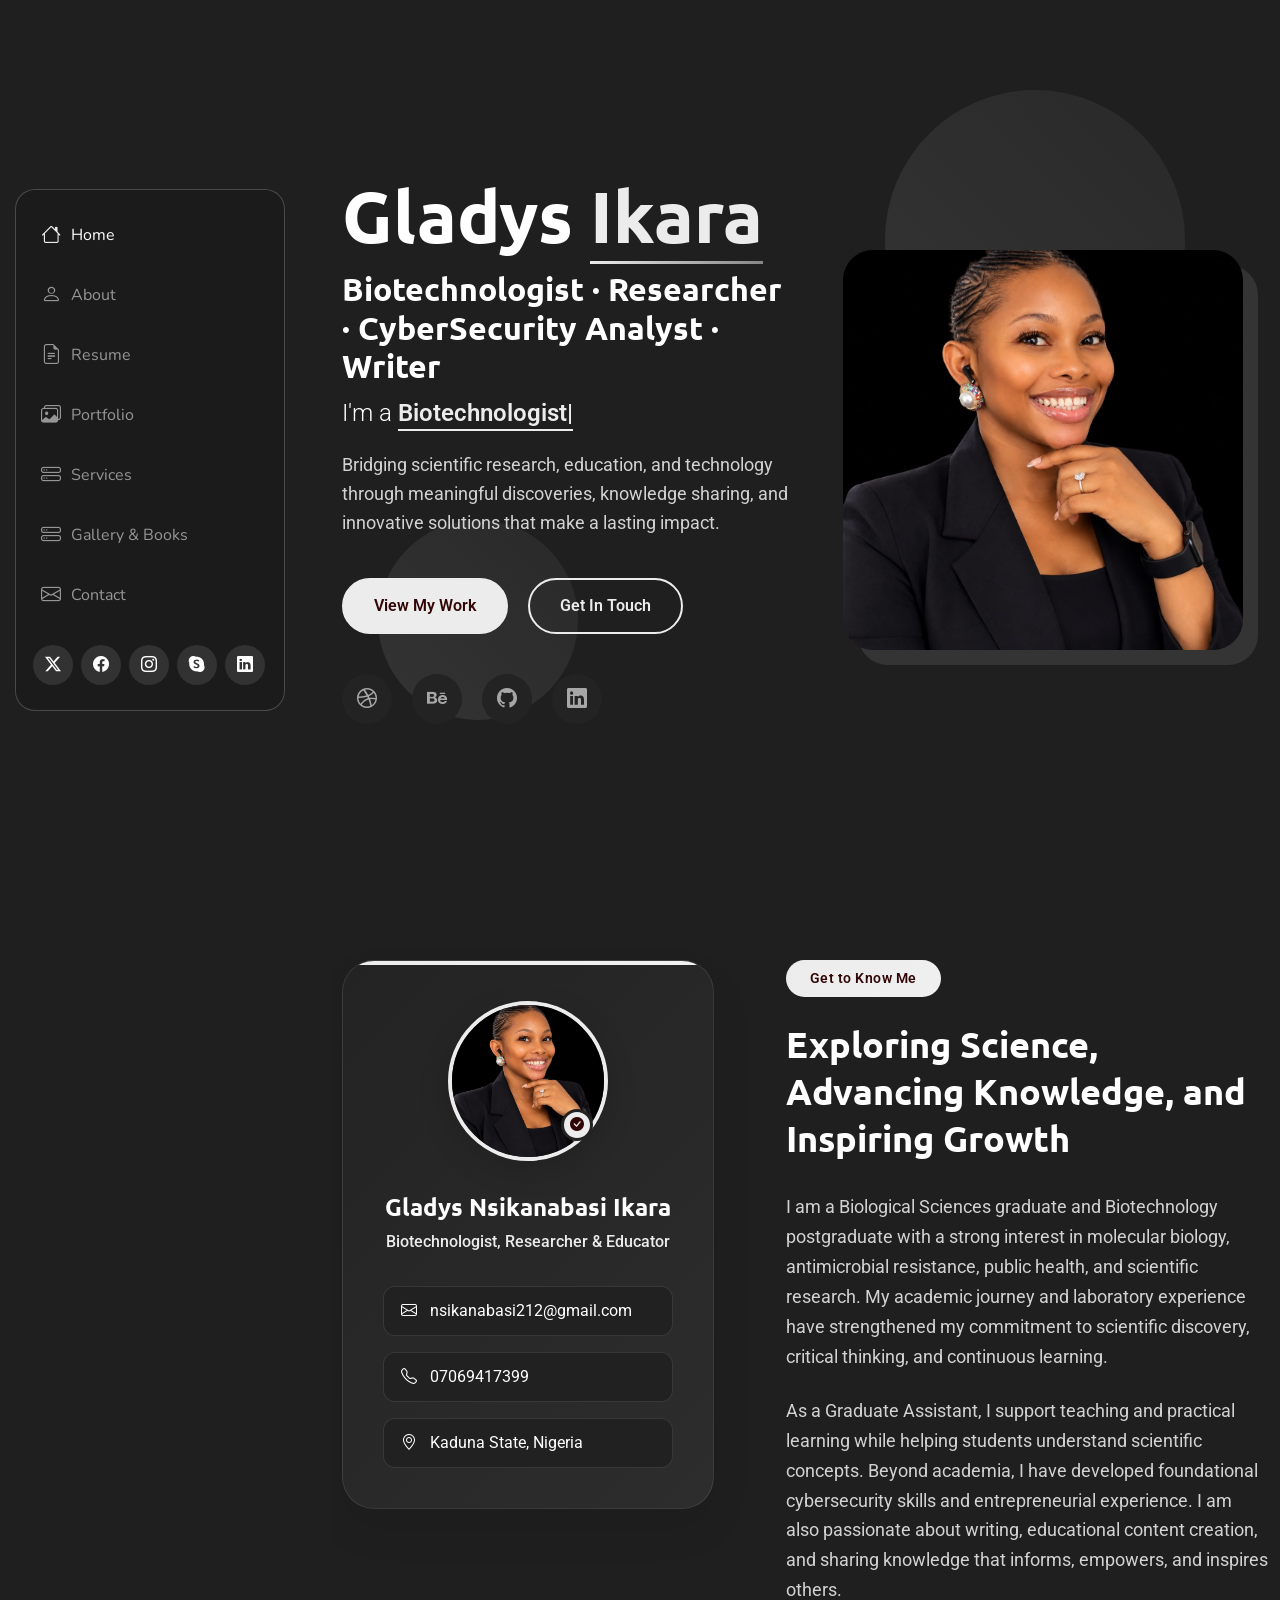
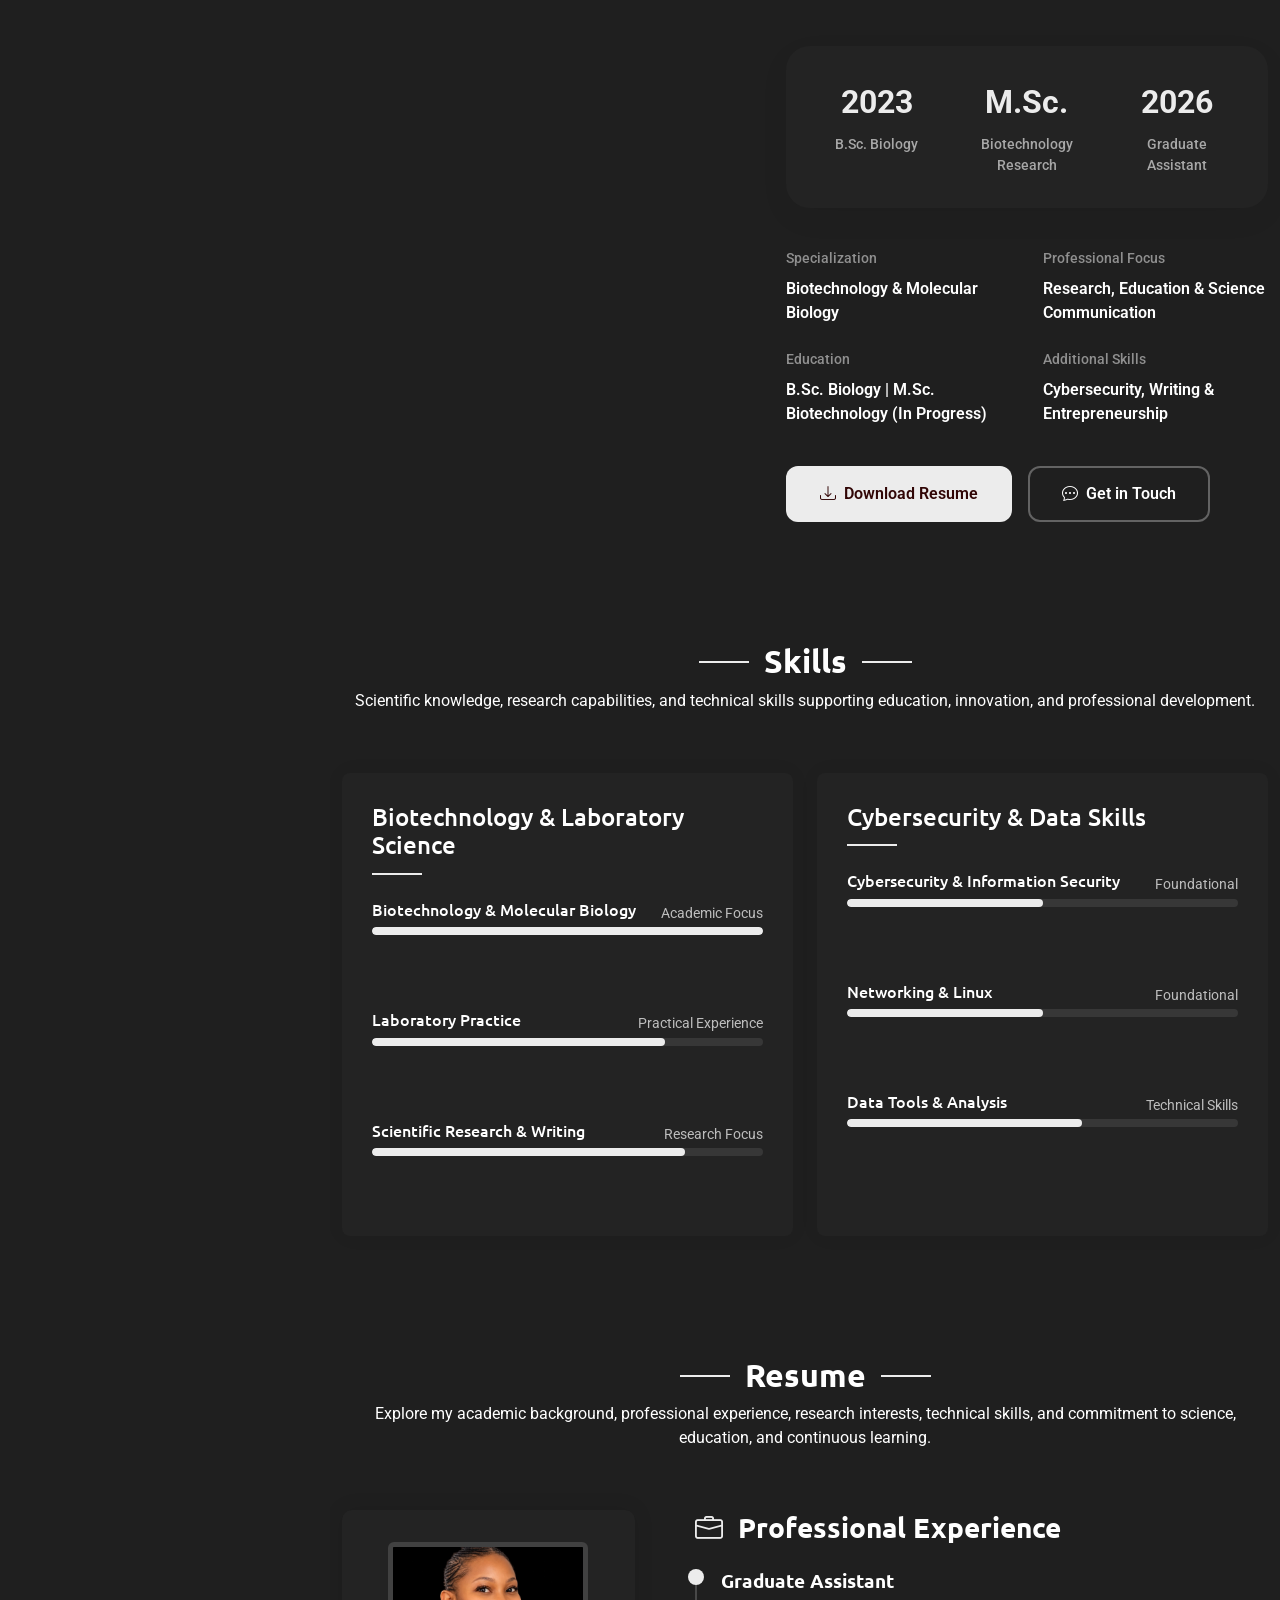
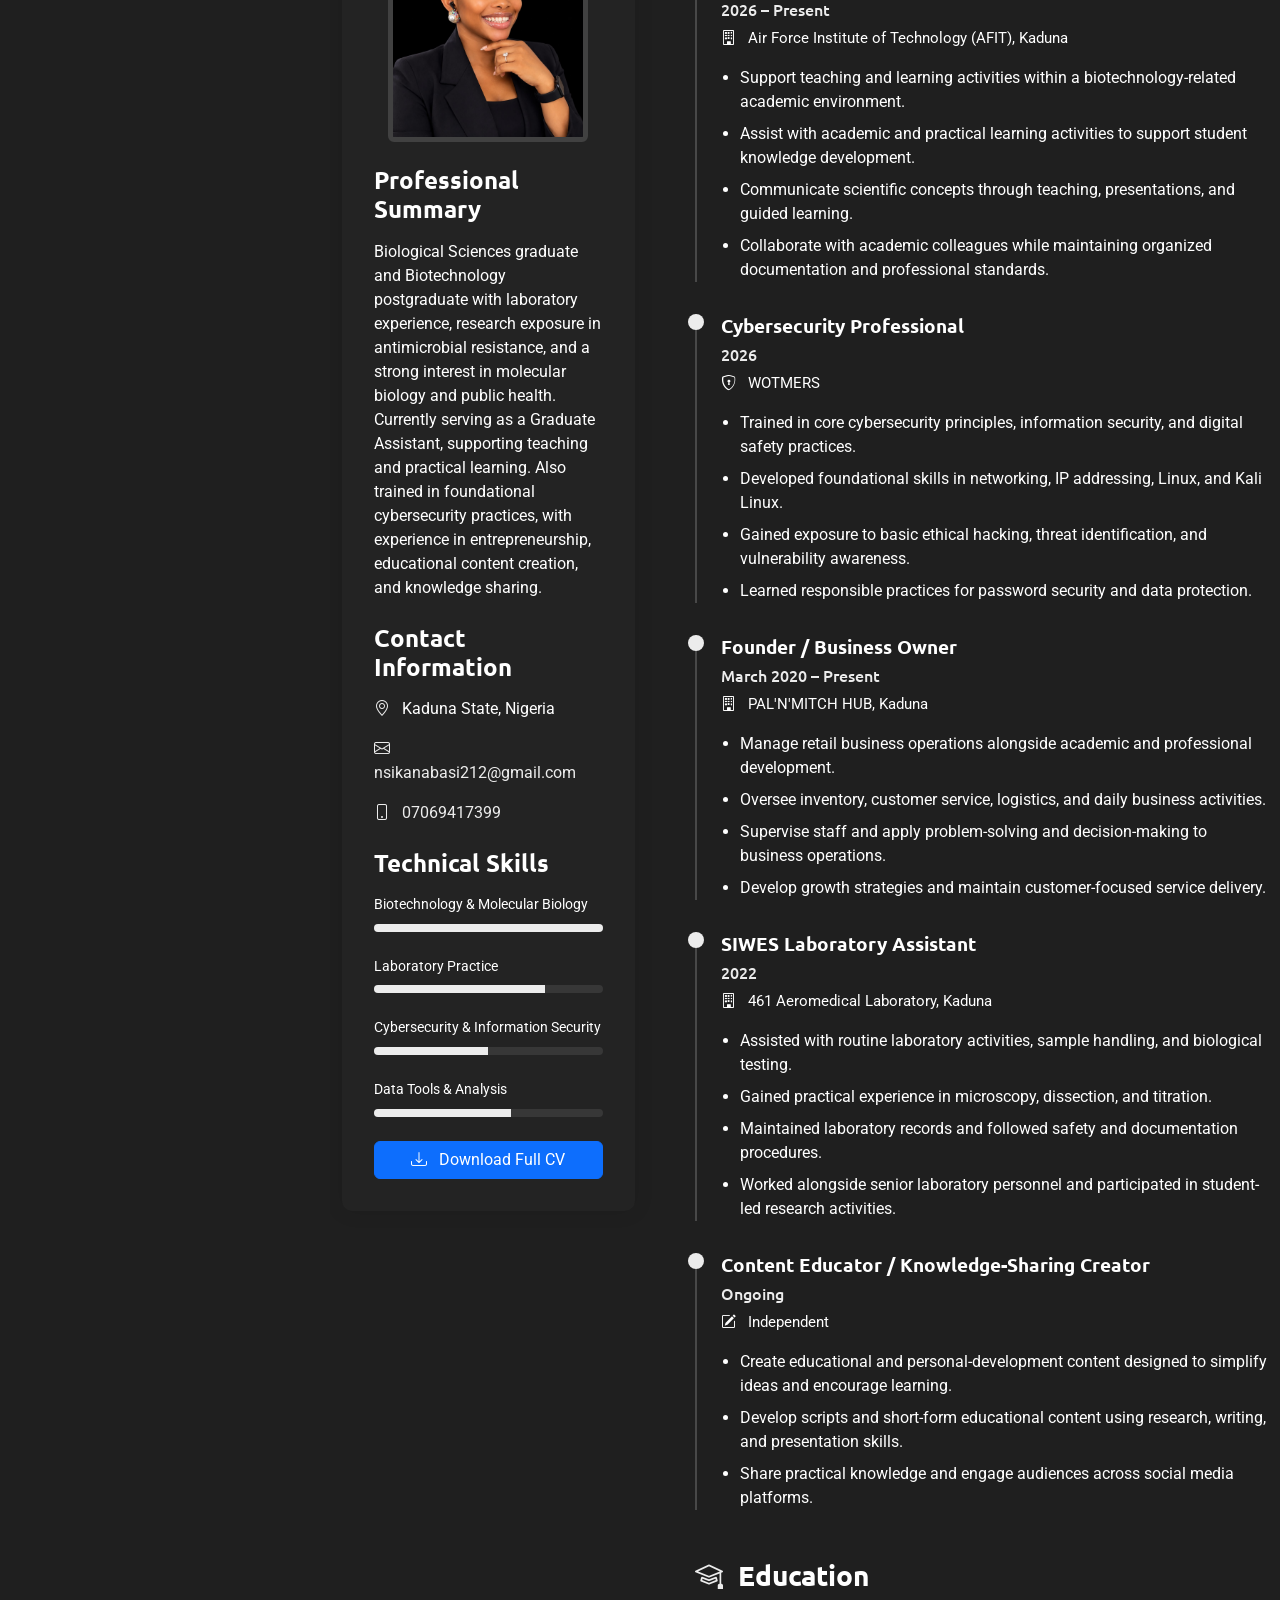
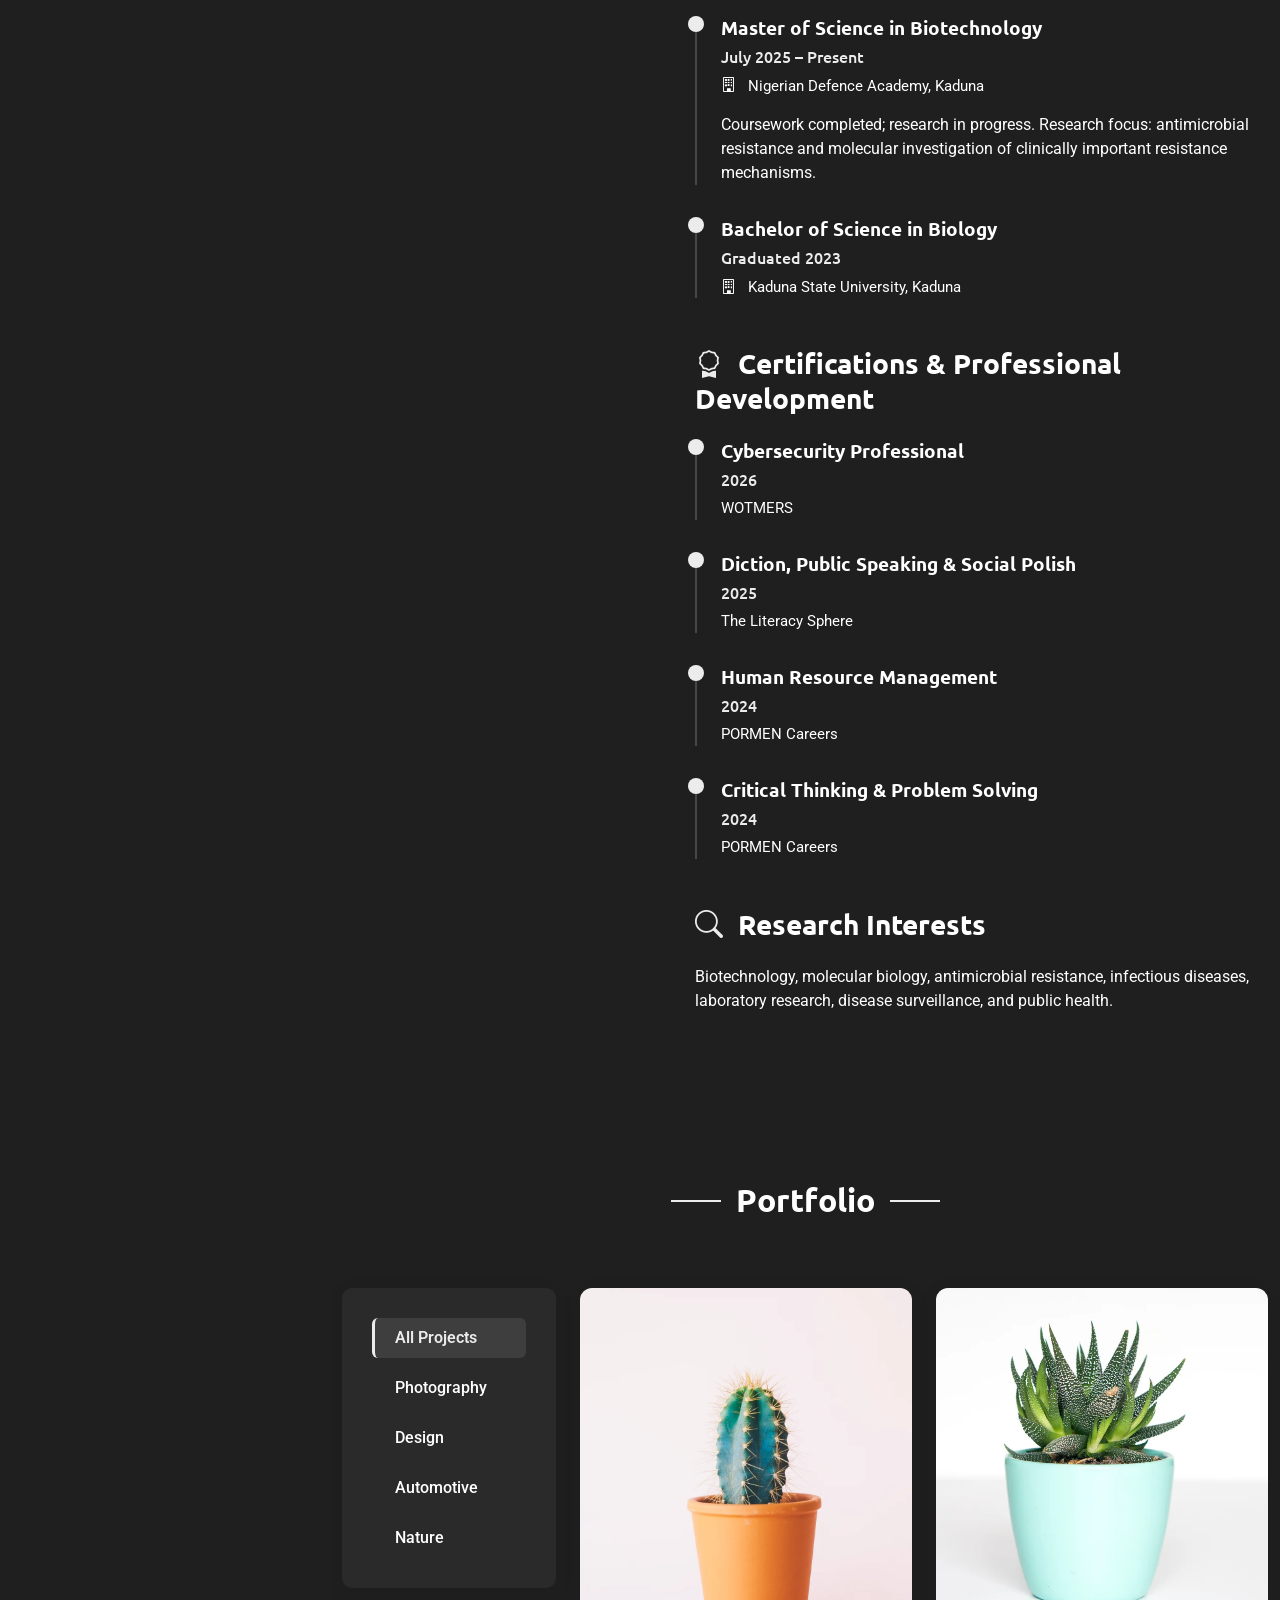
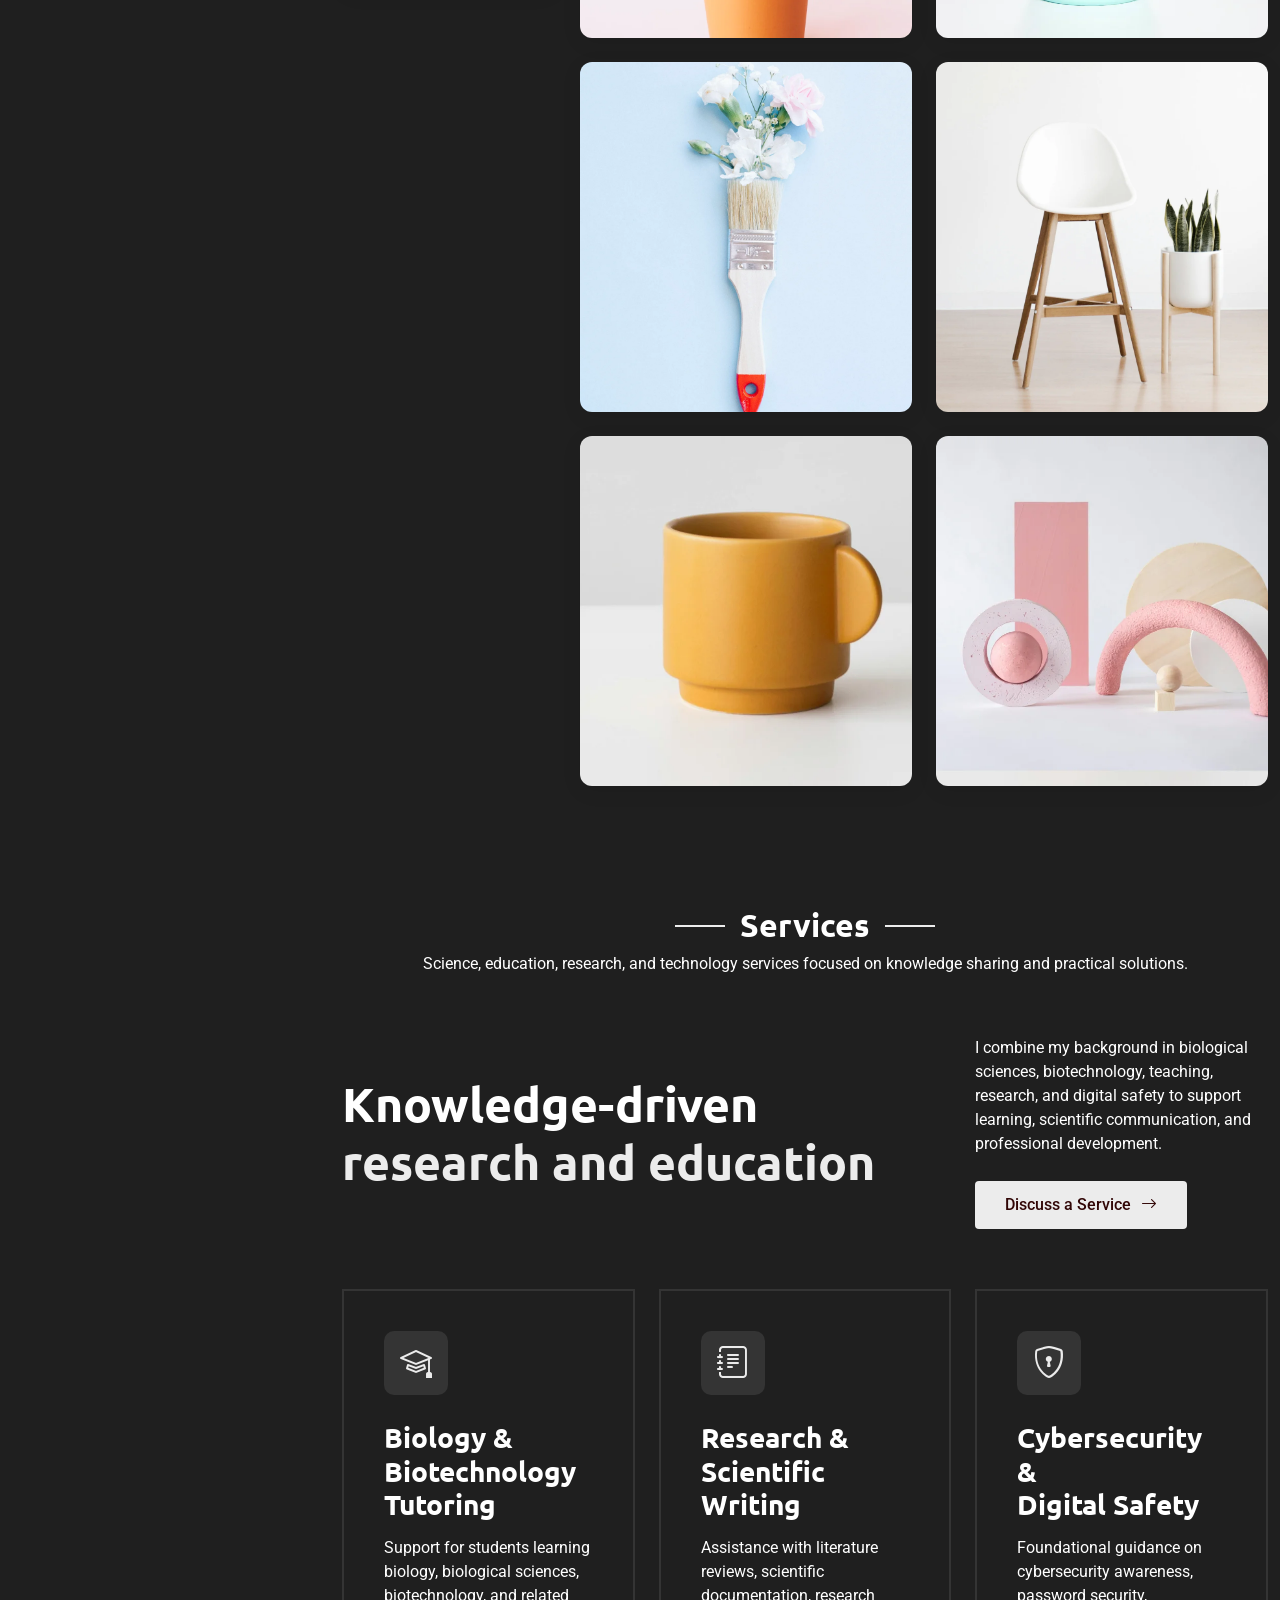
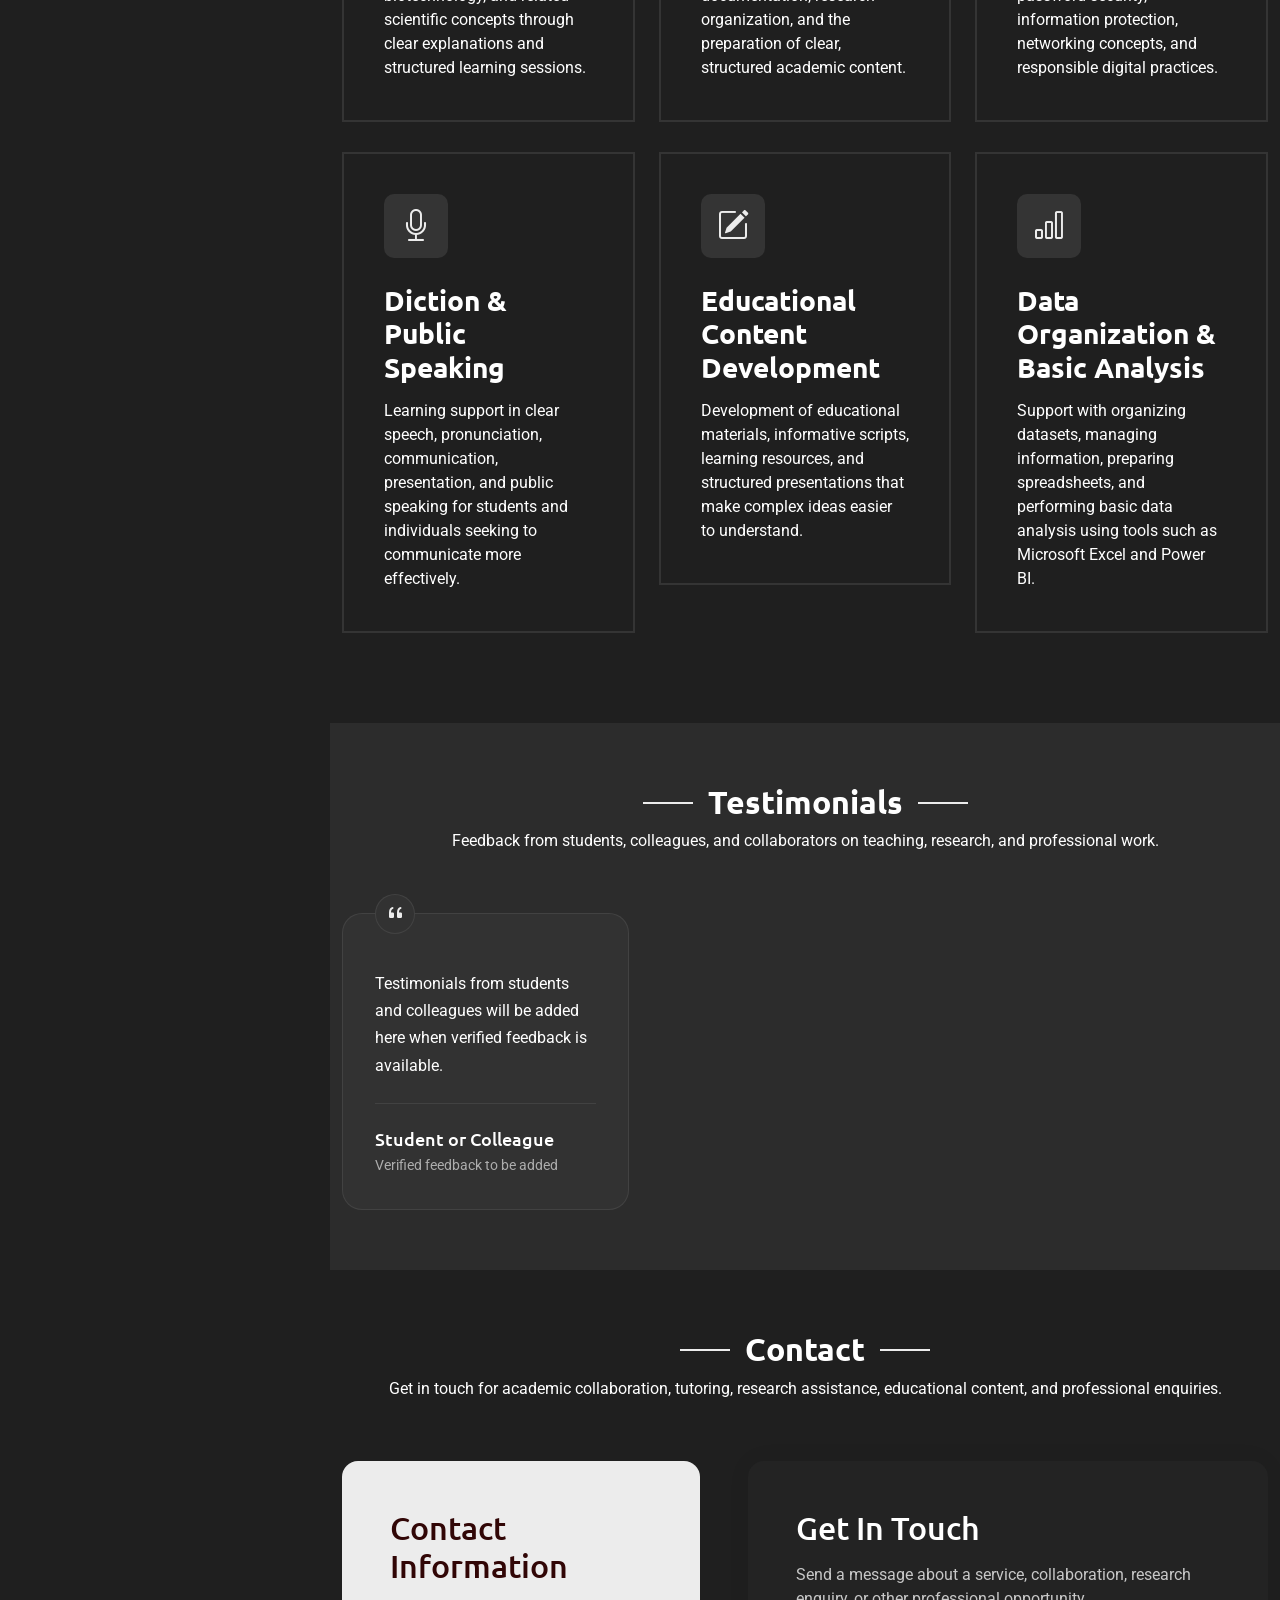
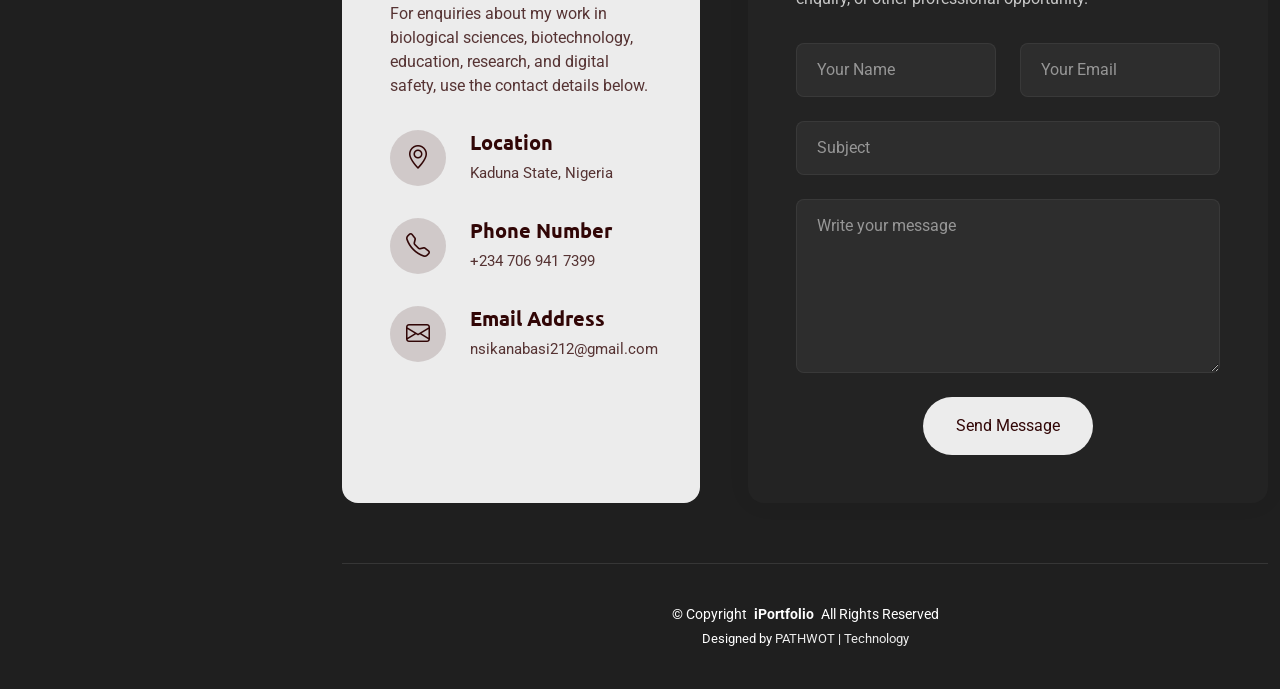
<file: index.html>
<!DOCTYPE html>
<html lang="en">

<head>
  <meta charset="utf-8">
  <meta content="width=device-width, initial-scale=1.0" name="viewport">
  <title>Index - SnapFolio Bootstrap Template</title>
  <meta name="description" content="">
  <meta name="keywords" content="">

  <!-- Favicons -->
  <link href="assets/img/favicon.png" rel="icon">
  <link href="assets/img/apple-touch-icon.png" rel="apple-touch-icon">

  <!-- Fonts -->
  <link href="https://fonts.googleapis.com" rel="preconnect">
  <link href="https://fonts.gstatic.com" rel="preconnect" crossorigin>
  <link href="https://fonts.googleapis.com/css2?family=Roboto:ital,wght@0,100;0,300;0,400;0,500;0,700;0,900;1,100;1,300;1,400;1,500;1,700;1,900&family=Ubuntu:ital,wght@0,300;0,400;0,500;0,700;1,300;1,400;1,500;1,700&family=Nunito:ital,wght@0,200;0,300;0,400;0,500;0,600;0,700;0,800;0,900;1,200;1,300;1,400;1,500;1,600;1,700;1,800;1,900&display=swap" rel="stylesheet">

  <!-- Vendor CSS Files -->
  <link href="assets/vendor/bootstrap/css/bootstrap.min.css" rel="stylesheet">
  <link href="assets/vendor/bootstrap-icons/bootstrap-icons.css" rel="stylesheet">
  <link href="assets/vendor/aos/aos.css" rel="stylesheet">
  <link href="assets/vendor/glightbox/css/glightbox.min.css" rel="stylesheet">
  <link href="assets/vendor/swiper/swiper-bundle.min.css" rel="stylesheet">

  <!-- Main CSS File -->
  <link href="assets/css/main.css" rel="stylesheet">

  <!-- =======================================================
  * Template Name: SnapFolio
  * Template URL: https://bootstrapmade.com/snapfolio-bootstrap-portfolio-template/
  * Updated: Jul 21 2025 with Bootstrap v5.3.7
  * Author: BootstrapMade.com
  * License: https://bootstrapmade.com/license/
  ======================================================== -->
</head>

<body class="index-page">

  <header id="header" class="header dark-background d-flex flex-column justify-content-center">
    <i class="header-toggle d-xl-none bi bi-list"></i>

    <div class="header-container d-flex flex-column align-items-start">
      <nav id="navmenu" class="navmenu">
        <ul>
          <li><a href="#hero" class="active"><i class="bi bi-house navicon"></i>Home</a></li>
          <li><a href="#about"><i class="bi bi-person navicon"></i> About</a></li>
          <li><a href="#resume"><i class="bi bi-file-earmark-text navicon"></i> Resume</a></li>
          <li><a href="#portfolio"><i class="bi bi-images navicon"></i> Portfolio</a></li>
          <li><a href="#services"><i class="bi bi-hdd-stack navicon"></i> Services</a></li>
          <li><a href="./gallery.html"><i class="bi bi-hdd-stack navicon"></i>Gallery & Books</a></li>
          <li><a href="#contact"><i class="bi bi-envelope navicon"></i> Contact</a></li>
      </nav>

      <div class="social-links text-center">
        <a href="#" class="twitter"><i class="bi bi-twitter-x"></i></a>
        <a href="#" class="facebook"><i class="bi bi-facebook"></i></a>
        <a href="#" class="instagram"><i class="bi bi-instagram"></i></a>
        <a href="#" class="google-plus"><i class="bi bi-skype"></i></a>
        <a href="#" class="linkedin"><i class="bi bi-linkedin"></i></a>
      </div>

    </div>

  </header>

  <main class="main">

    <!-- Hero Section -->
    <section id="hero" class="hero section">

      <div class="background-elements">
        <div class="bg-circle circle-1"></div>
        <div class="bg-circle circle-2"></div>
      </div>

      <div class="hero-content">

        <div class="container">
          <div class="row align-items-center">

            <div class="col-lg-6" data-aos="fade-right" data-aos-delay="100">
              <div class="hero-text">
                <h1>Gladys <span class="accent-text">Ikara</span></h1>
                <h2>Biotechnologist · Researcher · CyberSecurity Analyst · Writer  </h2>
                <p class="lead">I'm a <span class="typed" data-typed-items="Biotechnologist, Researcher,CyberSecurity Analyst, Writer"></span></p>
                <p class="description">Bridging scientific research, education, and technology through meaningful discoveries, knowledge sharing, and innovative solutions that make a lasting impact.</p>

                <div class="hero-actions">
                  <a href="#portfolio" class="btn btn-primary">View My Work</a>
                  <a href="#contact" class="btn btn-outline">Get In Touch</a>
                </div>

                <div class="social-links">
                  <a href="#"><i class="bi bi-dribbble"></i></a>
                  <a href="#"><i class="bi bi-behance"></i></a>
                  <a href="#"><i class="bi bi-github"></i></a>
                  <a href="#"><i class="bi bi-linkedin"></i></a>
                </div>
              </div>
            </div>

            <div class="col-lg-6" data-aos="fade-left" data-aos-delay="200">
              <div class="hero-visual">
                <div class="profile-container">
                  <div class="profile-background"></div>
                  <img src="assets/img/profile/WhatsApp Image 2026-10-14 at 15.46.11.jpeg" alt="Alexander Chen" class="profile-image">
                </div>
              </div>
            </div>

          </div>
        </div>
      </div>

    </section><!-- /Hero Section -->

    <!-- About Section -->
<section id="about" class="about section">

  <div class="container" data-aos="fade-up" data-aos-delay="100">

    <div class="row">
      <div class="col-lg-5" data-aos="zoom-in" data-aos-delay="200">
        <div class="profile-card">
          <div class="profile-header">
            <div class="profile-image">
              <img src="assets/img/profile/WhatsApp Image 2026-10-14 at 15.46.11.jpeg"
                   alt="Gladys Nsikanabasi Ikara"
                   class="img-fluid">
            </div>
            <div class="profile-badge">
              <i class="bi bi-check-circle-fill"></i>
            </div>
          </div>

          <div class="profile-content">
            <h3>Gladys Nsikanabasi Ikara</h3>
            <p class="profession">Biotechnologist, Researcher & Educator</p>

            <div class="contact-links">
              <a href="mailto:nsikanabasi212@gmail.com" class="contact-item">
                <i class="bi bi-envelope"></i>
                nsikanabasi212@gmail.com
              </a>

              <a href="tel:+2347069417399" class="contact-item">
                <i class="bi bi-telephone"></i>
                07069417399
              </a>

              <a href="#" class="contact-item">
                <i class="bi bi-geo-alt"></i>
                Kaduna State, Nigeria
              </a>
            </div>
          </div>
        </div>
      </div>

      <div class="col-lg-7" data-aos="fade-left" data-aos-delay="300">
        <div class="about-content">
          <div class="section-header">
            <span class="badge-text">Get to Know Me</span>
            <h2>Exploring Science, Advancing Knowledge, and Inspiring Growth</h2>
          </div>

          <div class="description">
            <p>
              I am a Biological Sciences graduate and Biotechnology
              postgraduate with a strong interest in molecular biology,
              antimicrobial resistance, public health, and scientific research.
              My academic journey and laboratory experience have strengthened
              my commitment to scientific discovery, critical thinking, and
              continuous learning.
            </p>

            <p>
              As a Graduate Assistant, I support teaching and practical
              learning while helping students understand scientific concepts.
              Beyond academia, I have developed foundational cybersecurity
              skills and entrepreneurial experience. I am also passionate
              about writing, educational content creation, and sharing
              knowledge that informs, empowers, and inspires others.
            </p>
          </div>

          <div class="stats-grid">
            <div class="stat-item">
              <div class="stat-number">2023</div>
              <div class="stat-label">B.Sc. Biology</div>
            </div>

            <div class="stat-item">
              <div class="stat-number">M.Sc.</div>
              <div class="stat-label">Biotechnology Research</div>
            </div>

            <div class="stat-item">
              <div class="stat-number">2026</div>
              <div class="stat-label">Graduate Assistant</div>
            </div>
          </div>

          <div class="details-grid">
            <div class="detail-row">
              <div class="detail-item">
                <span class="detail-label">Specialization</span>
                <span class="detail-value">
                  Biotechnology & Molecular Biology
                </span>
              </div>

              <div class="detail-item">
                <span class="detail-label">Professional Focus</span>
                <span class="detail-value">
                  Research, Education & Science Communication
                </span>
              </div>
            </div>

            <div class="detail-row">
              <div class="detail-item">
                <span class="detail-label">Education</span>
                <span class="detail-value">
                  B.Sc. Biology | M.Sc. Biotechnology (In Progress)
                </span>
              </div>

              <div class="detail-item">
                <span class="detail-label">Additional Skills</span>
                <span class="detail-value">
                  Cybersecurity, Writing & Entrepreneurship
                </span>
              </div>
            </div>
          </div>

          <div class="cta-section">
            <a href="assets/files/Professional_CV_Gladys_Nsikanabasi_Ikara.docx"
               class="btn btn-primary"
               download>
              <i class="bi bi-download"></i>
              Download Resume
            </a>

            <a href="#contact" class="btn btn-outline">
              <i class="bi bi-chat-dots"></i>
              Get in Touch
            </a>
          </div>
        </div>
      </div>
    </div>

  </div>

</section>
<!-- /About Section -->

    
    
  <!-- Skills Section -->
<section id="skills" class="skills section">

  <!-- Section Title -->
  <div class="container section-title" data-aos="fade-up">
    <h2>Skills</h2>
    <p>Scientific knowledge, research capabilities, and technical skills supporting education, innovation, and professional development.</p>
  </div>
  <!-- End Section Title -->

  <div class="container" data-aos="fade-up" data-aos-delay="100">

    <div class="row">

      <!-- Biotechnology & Laboratory Skills -->
      <div class="col-lg-6">
        <div class="skills-category" data-aos="fade-up" data-aos-delay="200">
          <h3>Biotechnology & Laboratory Science</h3>

          <div class="skills-animation">

            <div class="skill-item">
              <div class="d-flex justify-content-between align-items-center">
                <h4>Biotechnology & Molecular Biology</h4>
                <span class="skill-percentage">Academic Focus</span>
              </div>
              <div class="progress">
                <div class="progress-bar" role="progressbar"
                     aria-label="Biotechnology and molecular biology"
                     aria-valuenow="100" aria-valuemin="0" aria-valuemax="100"
                     style="width: 100%"></div>
              </div>
              <div class="skill-tooltip">
                Postgraduate study and research interests in biotechnology and molecular biology.
              </div>
            </div>

            <div class="skill-item">
              <div class="d-flex justify-content-between align-items-center">
                <h4>Laboratory Practice</h4>
                <span class="skill-percentage">Practical Experience</span>
              </div>
              <div class="progress">
                <div class="progress-bar" role="progressbar"
                     aria-label="Laboratory practice"
                     aria-valuenow="75" aria-valuemin="0" aria-valuemax="100"
                     style="width: 75%"></div>
              </div>
              <div class="skill-tooltip">
                Experience with microscopy, dissection, titration, sample handling, and laboratory documentation.
              </div>
            </div>

            <div class="skill-item">
              <div class="d-flex justify-content-between align-items-center">
                <h4>Scientific Research & Writing</h4>
                <span class="skill-percentage">Research Focus</span>
              </div>
              <div class="progress">
                <div class="progress-bar" role="progressbar"
                     aria-label="Scientific research and writing"
                     aria-valuenow="80" aria-valuemin="0" aria-valuemax="100"
                     style="width: 80%"></div>
              </div>
              <div class="skill-tooltip">
                Literature review, scientific documentation, and research into antimicrobial resistance.
              </div>
            </div>

          </div>
        </div>
      </div>
      <!-- End Biotechnology Skills -->

      <!-- Cybersecurity & Data Skills -->
      <div class="col-lg-6">
        <div class="skills-category" data-aos="fade-up" data-aos-delay="300">
          <h3>Cybersecurity & Data Skills</h3>

          <div class="skills-animation">

            <div class="skill-item">
              <div class="d-flex justify-content-between align-items-center">
                <h4>Cybersecurity & Information Security</h4>
                <span class="skill-percentage">Foundational</span>
              </div>
              <div class="progress">
                <div class="progress-bar" role="progressbar"
                     aria-label="Cybersecurity and information security"
                     aria-valuenow="50" aria-valuemin="0" aria-valuemax="100"
                     style="width: 50%"></div>
              </div>
              <div class="skill-tooltip">
                Foundational training in threat identification, vulnerability awareness, password security, and data protection.
              </div>
            </div>

            <div class="skill-item">
              <div class="d-flex justify-content-between align-items-center">
                <h4>Networking & Linux</h4>
                <span class="skill-percentage">Foundational</span>
              </div>
              <div class="progress">
                <div class="progress-bar" role="progressbar"
                     aria-label="Networking and Linux"
                     aria-valuenow="50" aria-valuemin="0" aria-valuemax="100"
                     style="width: 50%"></div>
              </div>
              <div class="skill-tooltip">
                Foundational knowledge of networking, IP addressing, Linux, Kali Linux, and basic ethical hacking.
              </div>
            </div>

            <div class="skill-item">
              <div class="d-flex justify-content-between align-items-center">
                <h4>Data Tools & Analysis</h4>
                <span class="skill-percentage">Technical Skills</span>
              </div>
              <div class="progress">
                <div class="progress-bar" role="progressbar"
                     aria-label="Data tools and analysis"
                     aria-valuenow="60" aria-valuemin="0" aria-valuemax="100"
                     style="width: 60%"></div>
              </div>
              <div class="skill-tooltip">
                Familiarity with MS Excel, Power BI, MySQL, data organization, and basic data analysis.
              </div>
            </div>

          </div>
        </div>
      </div>
      <!-- End Cybersecurity Skills -->

    </div>
  </div>

</section>
<!-- /Skills Section -->

  <!-- Resume Section -->
<section id="resume" class="resume section">

  <!-- Section Title -->
  <div class="container section-title" data-aos="fade-up">
    <h2>Resume</h2>
    <p>Explore my academic background, professional experience, research interests, technical skills, and commitment to science, education, and continuous learning.</p>
  </div>
  <!-- End Section Title -->

  <div class="container" data-aos="fade-up" data-aos-delay="100">

    <div class="row gy-4">

      <!-- Left Column -->
      <div class="col-lg-4">
        <div class="resume-side" data-aos="fade-right" data-aos-delay="100">

          <div class="profile-img mb-4">
            <img src="assets/img/profile/WhatsApp Image 2026-10-14 at 15.46.11.jpeg"
                 alt="Gladys Nsikanabasi Ikara"
                 class="img-fluid rounded">
          </div>

          <h3>Professional Summary</h3>
          <p>
            Biological Sciences graduate and Biotechnology postgraduate
            with laboratory experience, research exposure in antimicrobial
            resistance, and a strong interest in molecular biology and
            public health. Currently serving as a Graduate Assistant,
            supporting teaching and practical learning. Also trained in
            foundational cybersecurity practices, with experience in
            entrepreneurship, educational content creation, and knowledge sharing.
          </p>

          <h3 class="mt-4">Contact Information</h3>
          <ul class="contact-info list-unstyled">
            <li>
              <i class="bi bi-geo-alt"></i>
              Kaduna State, Nigeria
            </li>
            <li>
              <i class="bi bi-envelope"></i>
              <a href="mailto:nsikanabasi212@gmail.com">
                nsikanabasi212@gmail.com
              </a>
            </li>
            <li>
              <i class="bi bi-phone"></i>
              <a href="tel:+2347069417399">07069417399</a>
            </li>
          </ul>

          <div class="skills-animation mt-4">
            <h3>Technical Skills</h3>

            <div class="skill-item">
              <div class="d-flex justify-content-between">
                <span>Biotechnology & Molecular Biology</span>
              </div>
              <div class="progress">
                <div class="progress-bar" role="progressbar"
                     aria-label="Biotechnology and molecular biology"
                     aria-valuenow="100" aria-valuemin="0" aria-valuemax="100"
                     style="width: 100%"></div>
              </div>
            </div>

            <div class="skill-item">
              <div class="d-flex justify-content-between">
                <span>Laboratory Practice</span>
              </div>
              <div class="progress">
                <div class="progress-bar" role="progressbar"
                     aria-label="Laboratory practice"
                     aria-valuenow="75" aria-valuemin="0" aria-valuemax="100"
                     style="width: 75%"></div>
              </div>
            </div>

            <div class="skill-item">
              <div class="d-flex justify-content-between">
                <span>Cybersecurity & Information Security</span>
              </div>
              <div class="progress">
                <div class="progress-bar" role="progressbar"
                     aria-label="Cybersecurity and information security"
                     aria-valuenow="50" aria-valuemin="0" aria-valuemax="100"
                     style="width: 50%"></div>
              </div>
            </div>

            <div class="skill-item">
              <div class="d-flex justify-content-between">
                <span>Data Tools & Analysis</span>
              </div>
              <div class="progress">
                <div class="progress-bar" role="progressbar"
                     aria-label="Data tools and analysis"
                     aria-valuenow="60" aria-valuemin="0" aria-valuemax="100"
                     style="width: 60%"></div>
              </div>
            </div>
          </div>

          <div class="mt-4">
            <a href="assets/files/Professional_CV_Gladys_Nsikanabasi_Ikara.docx"
               class="btn btn-primary w-100"
               download>
              <i class="bi bi-download me-2"></i>
              Download Full CV
            </a>
          </div>

        </div>
      </div>
      <!-- End Left Column -->

      <!-- Right Column -->
      <div class="col-lg-8 ps-4 ps-lg-5">

        <!-- Professional Experience -->
        <div class="resume-section" data-aos="fade-up">
          <h3>
            <i class="bi bi-briefcase me-2"></i>
            Professional Experience
          </h3>

          <div class="resume-item">
            <h4>Graduate Assistant</h4>
            <h5>2026 – Present</h5>
            <p class="company">
              <i class="bi bi-building"></i>
              Air Force Institute of Technology (AFIT), Kaduna
            </p>
            <ul>
              <li>Support teaching and learning activities within a biotechnology-related academic environment.</li>
              <li>Assist with academic and practical learning activities to support student knowledge development.</li>
              <li>Communicate scientific concepts through teaching, presentations, and guided learning.</li>
              <li>Collaborate with academic colleagues while maintaining organized documentation and professional standards.</li>
            </ul>
          </div>

          <div class="resume-item">
            <h4>Cybersecurity Professional</h4>
            <h5>2026</h5>
            <p class="company">
              <i class="bi bi-shield-lock"></i>
              WOTMERS
            </p>
            <ul>
              <li>Trained in core cybersecurity principles, information security, and digital safety practices.</li>
              <li>Developed foundational skills in networking, IP addressing, Linux, and Kali Linux.</li>
              <li>Gained exposure to basic ethical hacking, threat identification, and vulnerability awareness.</li>
              <li>Learned responsible practices for password security and data protection.</li>
            </ul>
          </div>

          <div class="resume-item">
            <h4>Founder / Business Owner</h4>
            <h5>March 2020 – Present</h5>
            <p class="company">
              <i class="bi bi-building"></i>
              PAL'N'MITCH HUB, Kaduna
            </p>
            <ul>
              <li>Manage retail business operations alongside academic and professional development.</li>
              <li>Oversee inventory, customer service, logistics, and daily business activities.</li>
              <li>Supervise staff and apply problem-solving and decision-making to business operations.</li>
              <li>Develop growth strategies and maintain customer-focused service delivery.</li>
            </ul>
          </div>

          <div class="resume-item">
            <h4>SIWES Laboratory Assistant</h4>
            <h5>2022</h5>
            <p class="company">
              <i class="bi bi-building"></i>
              461 Aeromedical Laboratory, Kaduna
            </p>
            <ul>
              <li>Assisted with routine laboratory activities, sample handling, and biological testing.</li>
              <li>Gained practical experience in microscopy, dissection, and titration.</li>
              <li>Maintained laboratory records and followed safety and documentation procedures.</li>
              <li>Worked alongside senior laboratory personnel and participated in student-led research activities.</li>
            </ul>
          </div>

          <div class="resume-item">
            <h4>Content Educator / Knowledge-Sharing Creator</h4>
            <h5>Ongoing</h5>
            <p class="company">
              <i class="bi bi-pencil-square"></i>
              Independent
            </p>
            <ul>
              <li>Create educational and personal-development content designed to simplify ideas and encourage learning.</li>
              <li>Develop scripts and short-form educational content using research, writing, and presentation skills.</li>
              <li>Share practical knowledge and engage audiences across social media platforms.</li>
            </ul>
          </div>
        </div>
        <!-- End Professional Experience -->

        <!-- Education -->
        <div class="resume-section" data-aos="fade-up" data-aos-delay="100">
          <h3>
            <i class="bi bi-mortarboard me-2"></i>
            Education
          </h3>

          <div class="resume-item">
            <h4>Master of Science in Biotechnology</h4>
            <h5>July 2025 – Present</h5>
            <p class="company">
              <i class="bi bi-building"></i>
              Nigerian Defence Academy, Kaduna
            </p>
            <p>
              Coursework completed; research in progress. Research focus:
              antimicrobial resistance and molecular investigation of
              clinically important resistance mechanisms.
            </p>
          </div>

          <div class="resume-item">
            <h4>Bachelor of Science in Biology</h4>
            <h5>Graduated 2023</h5>
            <p class="company">
              <i class="bi bi-building"></i>
              Kaduna State University, Kaduna
            </p>
          </div>
        </div>
        <!-- End Education -->

        <!-- Certifications -->
        <div class="resume-section" data-aos="fade-up" data-aos-delay="200">
          <h3>
            <i class="bi bi-award me-2"></i>
            Certifications & Professional Development
          </h3>

          <div class="resume-item">
            <h4>Cybersecurity Professional</h4>
            <h5>2026</h5>
            <p class="company">WOTMERS</p>
          </div>

          <div class="resume-item">
            <h4>Diction, Public Speaking & Social Polish</h4>
            <h5>2025</h5>
            <p class="company">The Literacy Sphere</p>
          </div>

          <div class="resume-item">
            <h4>Human Resource Management</h4>
            <h5>2024</h5>
            <p class="company">PORMEN Careers</p>
          </div>

          <div class="resume-item">
            <h4>Critical Thinking & Problem Solving</h4>
            <h5>2024</h5>
            <p class="company">PORMEN Careers</p>
          </div>
        </div>
        <!-- End Certifications -->

        <!-- Research Interests -->
        <div class="resume-section" data-aos="fade-up" data-aos-delay="300">
          <h3>
            <i class="bi bi-search me-2"></i>
            Research Interests
          </h3>

          <p>
            Biotechnology, molecular biology, antimicrobial resistance,
            infectious diseases, laboratory research, disease surveillance,
            and public health.
          </p>
        </div>
        <!-- End Research Interests -->

      </div>
      <!-- End Right Column -->

    </div>
  </div>

</section>
<!-- /Resume Section -->

    <!-- Portfolio Section -->
    <section id="portfolio" class="portfolio section">

      <!-- Section Title -->
      <div class="container section-title" data-aos="fade-up">
        <h2>Portfolio</h2>
      </div><!-- End Section Title -->

      <div class="container" data-aos="fade-up" data-aos-delay="100">

        <div class="isotope-layout" data-default-filter="*" data-layout="masonry" data-sort="original-order">

          <div class="row">
            <div class="col-lg-3 filter-sidebar">
              <div class="filters-wrapper" data-aos="fade-right" data-aos-delay="150">
                <ul class="portfolio-filters isotope-filters">
                  <li data-filter="*" class="filter-active">All Projects</li>
                  <li data-filter=".filter-photography">Photography</li>
                  <li data-filter=".filter-design">Design</li>
                  <li data-filter=".filter-automotive">Automotive</li>
                  <li data-filter=".filter-nature">Nature</li>
                </ul>
              </div>
            </div>

            <div class="col-lg-9">
              <div class="row gy-4 portfolio-container isotope-container" data-aos="fade-up" data-aos-delay="200">

                <div class="col-lg-6 col-md-6 portfolio-item isotope-item filter-photography">
                  <div class="portfolio-wrap">
                    <img src="assets/img/portfolio/portfolio-portrait-1.webp" class="img-fluid" alt="Portfolio Image" loading="lazy">
                    <div class="portfolio-info">
                      <div class="content">
                        <span class="category">Photography</span>
                        <h4>Capturing Moments</h4>
                        <div class="portfolio-links">
                          <a href="assets/img/portfolio/portfolio-portrait-1.webp" class="glightbox" title="Capturing Moments"><i class="bi bi-plus-lg"></i></a>
                          <a href="portfolio-details.html" title="More Details"><i class="bi bi-arrow-right"></i></a>
                        </div>
                      </div>
                    </div>
                  </div>
                </div><!-- End Portfolio Item -->

                <div class="col-lg-6 col-md-6 portfolio-item isotope-item filter-design">
                  <div class="portfolio-wrap">
                    <img src="assets/img/portfolio/portfolio-2.webp" class="img-fluid" alt="Portfolio Image" loading="lazy">
                    <div class="portfolio-info">
                      <div class="content">
                        <span class="category">Web Design</span>
                        <h4>Woodcraft Design</h4>
                        <div class="portfolio-links">
                          <a href="assets/img/portfolio/portfolio-2.webp" class="glightbox" title="Woodcraft Design"><i class="bi bi-plus-lg"></i></a>
                          <a href="portfolio-details.html" title="More Details"><i class="bi bi-arrow-right"></i></a>
                        </div>
                      </div>
                    </div>
                  </div>
                </div><!-- End Portfolio Item -->

                <div class="col-lg-6 col-md-6 portfolio-item isotope-item filter-automotive">
                  <div class="portfolio-wrap">
                    <img src="assets/img/portfolio/portfolio-portrait-2.webp" class="img-fluid" alt="Portfolio Image" loading="lazy">
                    <div class="portfolio-info">
                      <div class="content">
                        <span class="category">Automotive</span>
                        <h4>Classic Beauty</h4>
                        <div class="portfolio-links">
                          <a href="assets/img/portfolio/portfolio-portrait-2.webp" class="glightbox" title="Classic Beauty"><i class="bi bi-plus-lg"></i></a>
                          <a href="portfolio-details.html" title="More Details"><i class="bi bi-arrow-right"></i></a>
                        </div>
                      </div>
                    </div>
                  </div>
                </div><!-- End Portfolio Item -->

                <div class="col-lg-6 col-md-6 portfolio-item isotope-item filter-nature">
                  <div class="portfolio-wrap">
                    <img src="assets/img/portfolio/portfolio-portrait-4.webp" class="img-fluid" alt="Portfolio Image" loading="lazy">
                    <div class="portfolio-info">
                      <div class="content">
                        <span class="category">Nature</span>
                        <h4>Natural Growth</h4>
                        <div class="portfolio-links">
                          <a href="assets/img/portfolio/portfolio-portrait-4.webp" class="glightbox" title="Natural Growth"><i class="bi bi-plus-lg"></i></a>
                          <a href="portfolio-details.html" title="More Details"><i class="bi bi-arrow-right"></i></a>
                        </div>
                      </div>
                    </div>
                  </div>
                </div><!-- End Portfolio Item -->

                <div class="col-lg-6 col-md-6 portfolio-item isotope-item filter-photography">
                  <div class="portfolio-wrap">
                    <img src="assets/img/portfolio/portfolio-5.webp" class="img-fluid" alt="Portfolio Image" loading="lazy">
                    <div class="portfolio-info">
                      <div class="content">
                        <span class="category">Photography</span>
                        <h4>Urban Stories</h4>
                        <div class="portfolio-links">
                          <a href="assets/img/portfolio/portfolio-5.webp" class="glightbox" title="Urban Stories"><i class="bi bi-plus-lg"></i></a>
                          <a href="portfolio-details.html" title="More Details"><i class="bi bi-arrow-right"></i></a>
                        </div>
                      </div>
                    </div>
                  </div>
                </div><!-- End Portfolio Item -->

                <div class="col-lg-6 col-md-6 portfolio-item isotope-item filter-design">
                  <div class="portfolio-wrap">
                    <img src="assets/img/portfolio/portfolio-6.webp" class="img-fluid" alt="Portfolio Image" loading="lazy">
                    <div class="portfolio-info">
                      <div class="content">
                        <span class="category">Web Design</span>
                        <h4>Digital Experience</h4>
                        <div class="portfolio-links">
                          <a href="assets/img/portfolio/portfolio-6.webp" class="glightbox" title="Digital Experience"><i class="bi bi-plus-lg"></i></a>
                          <a href="portfolio-details.html" title="More Details"><i class="bi bi-arrow-right"></i></a>
                        </div>
                      </div>
                    </div>
                  </div>
                </div><!-- End Portfolio Item -->

              </div><!-- End Portfolio Container -->
            </div>
          </div>

        </div>

      </div>

    </section><!-- /Portfolio Section -->

    <!-- Services Section -->
  
<section id="services" class="services section">

  <!-- Section Title -->
  <div class="container section-title" data-aos="fade-up">
    <h2>Services</h2>
    <p>Science, education, research, and technology services focused on knowledge sharing and practical solutions.</p>
  </div>
  <!-- End Section Title -->

  <div class="container" data-aos="fade-up" data-aos-delay="100">

    <div class="service-header">
      <div class="row align-items-center">

        <div class="col-lg-8 col-md-12">
          <div class="service-intro">
            <h2 class="service-heading">
              <div>Knowledge-driven</div>
              <div><span>research and education</span></div>
            </h2>
          </div>
        </div>

        <div class="col-lg-4 col-md-12">
          <div class="service-summary">
            <p>
              I combine my background in biological sciences, biotechnology,
              teaching, research, and digital safety to support learning,
              scientific communication, and professional development.
            </p>
            <a href="#contact" class="service-btn">
              Discuss a Service
              <i class="bi bi-arrow-right"></i>
            </a>
          </div>
        </div>

      </div>
    </div>

    <div class="row justify-content-center">

      <!-- Service 1 -->
      <div class="col-lg-4 col-md-6" data-aos="fade-up" data-aos-delay="100">
        <div class="service-card position-relative z-1">
          <div class="service-icon">
            <i class="bi bi-mortarboard"></i>
          </div>

          <a href="#contact" class="card-action d-flex align-items-center justify-content-center rounded-circle" aria-label="Enquire about biology tutoring">
            <i class="bi bi-arrow-up-right"></i>
          </a>

          <h3>
            <a href="#contact">
              Biology &amp; <span>Biotechnology Tutoring</span>
            </a>
          </h3>

          <p>
            Support for students learning biology, biological sciences,
            biotechnology, and related scientific concepts through clear
            explanations and structured learning sessions.
          </p>
        </div>
      </div>

      <!-- Service 2 -->
      <div class="col-lg-4 col-md-6" data-aos="fade-up" data-aos-delay="200">
        <div class="service-card position-relative z-1">
          <div class="service-icon">
            <i class="bi bi-journal-text"></i>
          </div>

          <a href="#contact" class="card-action d-flex align-items-center justify-content-center rounded-circle" aria-label="Enquire about research assistance">
            <i class="bi bi-arrow-up-right"></i>
          </a>

          <h3>
            <a href="#contact">
              Research &amp; <span>Scientific Writing</span>
            </a>
          </h3>

          <p>
            Assistance with literature reviews, scientific documentation,
            research organization, and the preparation of clear, structured
            academic content.
          </p>
        </div>
      </div>

      <!-- Service 3 -->
      <div class="col-lg-4 col-md-6" data-aos="fade-up" data-aos-delay="300">
        <div class="service-card position-relative z-1">
          <div class="service-icon">
            <i class="bi bi-shield-lock"></i>
          </div>

          <a href="#contact" class="card-action d-flex align-items-center justify-content-center rounded-circle" aria-label="Enquire about cybersecurity education">
            <i class="bi bi-arrow-up-right"></i>
          </a>

          <h3>
            <a href="#contact">
              Cybersecurity &amp; <span>Digital Safety</span>
            </a>
          </h3>

          <p>
            Foundational guidance on cybersecurity awareness, password
            security, information protection, networking concepts, and
            responsible digital practices.
          </p>
        </div>
      </div>

      <!-- Service 4 -->
      <div class="col-lg-4 col-md-6" data-aos="fade-up" data-aos-delay="100">
        <div class="service-card position-relative z-1">
          <div class="service-icon">
            <i class="bi bi-mic"></i>
          </div>

          <a href="#contact" class="card-action d-flex align-items-center justify-content-center rounded-circle" aria-label="Enquire about communication coaching">
            <i class="bi bi-arrow-up-right"></i>
          </a>

          <h3>
            <a href="#contact">
              Diction &amp; <span>Public Speaking</span>
            </a>
          </h3>

          <p>
            Learning support in clear speech, pronunciation, communication,
            presentation, and public speaking for students and individuals
            seeking to communicate more effectively.
          </p>
        </div>
      </div>

      <!-- Service 5 -->
      <div class="col-lg-4 col-md-6" data-aos="fade-up" data-aos-delay="200">
        <div class="service-card position-relative z-1">
          <div class="service-icon">
            <i class="bi bi-pencil-square"></i>
          </div>

          <a href="#contact" class="card-action d-flex align-items-center justify-content-center rounded-circle" aria-label="Enquire about educational content development">
            <i class="bi bi-arrow-up-right"></i>
          </a>

          <h3>
            <a href="#contact">
              Educational <span>Content Development</span>
            </a>
          </h3>

          <p>
            Development of educational materials, informative scripts,
            learning resources, and structured presentations that make
            complex ideas easier to understand.
          </p>
        </div>
      </div>

      <!-- Service 6 -->
      <div class="col-lg-4 col-md-6" data-aos="fade-up" data-aos-delay="300">
        <div class="service-card position-relative z-1">
          <div class="service-icon">
            <i class="bi bi-bar-chart"></i>
          </div>

          <a href="#contact" class="card-action d-flex align-items-center justify-content-center rounded-circle" aria-label="Enquire about data organization and analysis">
            <i class="bi bi-arrow-up-right"></i>
          </a>

          <h3>
            <a href="#contact">
              Data Organization &amp; <span>Basic Analysis</span>
            </a>
          </h3>

          <p>
            Support with organizing datasets, managing information, preparing
            spreadsheets, and performing basic data analysis using tools
            such as Microsoft Excel and Power BI.
          </p>
        </div>
      </div>

    </div>
  </div>

</section>
<!-- /Services Section -->

  
<!-- Testimonials Section -->
<section id="testimonials" class="testimonials section light-background">

  <!-- Section Title -->
  <div class="container section-title" data-aos="fade-up">
    <h2>Testimonials</h2>
    <p>Feedback from students, colleagues, and collaborators on teaching, research, and professional work.</p>
  </div>
  <!-- End Section Title -->

  <div class="container">
    <div class="testimonial-masonry">

      <div class="testimonial-item" data-aos="fade-up">
        <div class="testimonial-content">
          <div class="quote-pattern">
            <i class="bi bi-quote"></i>
          </div>
          <p>
            Testimonials from students and colleagues will be added here
            when verified feedback is available.
          </p>
          <div class="client-info">
            <div class="client-details">
              <h3>Student or Colleague</h3>
              <span class="position">Verified feedback to be added</span>
            </div>
          </div>
        </div>
      </div>

    </div>
  </div>

</section>
<!-- /Testimonials Section -->


<!-- Contact Section -->
<section id="contact" class="contact section">

  <!-- Section Title -->
  <div class="container section-title" data-aos="fade-up">
    <h2>Contact</h2>
    <p>Get in touch for academic collaboration, tutoring, research assistance, educational content, and professional enquiries.</p>
  </div>
  <!-- End Section Title -->

  <div class="container">
    <div class="row g-4 g-lg-5">

      <!-- Contact Information -->
      <div class="col-lg-5">
        <div class="info-box">
          <h3>Contact Information</h3>
          <p>
            For enquiries about my work in biological sciences, biotechnology,
            education, research, and digital safety, use the contact details below.
          </p>

          <div class="info-item">
            <div class="icon-box">
              <i class="bi bi-geo-alt"></i>
            </div>
            <div class="content">
              <h4>Location</h4>
              <p>Kaduna State, Nigeria</p>
            </div>
          </div>

          <div class="info-item">
            <div class="icon-box">
              <i class="bi bi-telephone"></i>
            </div>
            <div class="content">
              <h4>Phone Number</h4>
              <p>
                <a href="tel:+2347069417399">+234 706 941 7399</a>
              </p>
            </div>
          </div>

          <div class="info-item">
            <div class="icon-box">
              <i class="bi bi-envelope"></i>
            </div>
            <div class="content">
              <h4>Email Address</h4>
              <p>
                <a href="mailto:nsikanabasi212@gmail.com">
                  nsikanabasi212@gmail.com
                </a>
              </p>
            </div>
          </div>

        </div>
      </div>

      <!-- Contact Form -->
      <div class="col-lg-7">
        <div class="contact-form">
          <h3>Get In Touch</h3>
          <p>
            Send a message about a service, collaboration, research enquiry,
            or other professional opportunity.
          </p>

          <form action="forms/contact.php" method="post" class="php-email-form">
            <div class="row gy-4">

              <div class="col-md-6">
                <input
                  type="text"
                  name="name"
                  class="form-control"
                  placeholder="Your Name"
                  autocomplete="name"
                  required
                >
              </div>

              <div class="col-md-6">
                <input
                  type="email"
                  class="form-control"
                  name="email"
                  placeholder="Your Email"
                  autocomplete="email"
                  required
                >
              </div>

              <div class="col-12">
                <input
                  type="text"
                  class="form-control"
                  name="subject"
                  placeholder="Subject"
                  required
                >
              </div>

              <div class="col-12">
                <textarea
                  class="form-control"
                  name="message"
                  rows="6"
                  placeholder="Write your message"
                  required
                ></textarea>
              </div>

              <div class="col-12 text-center">
                <div class="loading">Sending...</div>
                <div class="error-message"></div>
                <div class="sent-message">
                  Your message has been sent. Thank you!
                </div>

                <button type="submit" class="btn">Send Message</button>
              </div>

            </div>
          </form>

        </div>
      </div>

    </div>
  </div>

</section>
<!-- /Contact Section -->
  </main>

  <footer id="footer" class="footer position-relative">

    <div class="container">
      <div class="copyright text-center ">
        <p>© <span>Copyright</span> <strong class="px-1 sitename">iPortfolio</strong> <span>All Rights Reserved</span></p>
      </div>
      <div class="credits">
        <!-- All the links in the footer should remain intact. -->
        <!-- You can delete the links only if you've purchased the pro version. -->
        <!-- Licensing information: https://bootstrapmade.com/license/ -->
        <!-- Purchase the pro version with working PHP/AJAX contact form: [buy-url] -->
        Designed by <a href="https://bootstrapmade.com/">PATHWOT</a> | <a href="#"> Technology</a>
      </div>
    </div>

  </footer>

  <!-- Scroll Top -->
  <a href="#" id="scroll-top" class="scroll-top d-flex align-items-center justify-content-center"><i class="bi bi-arrow-up-short"></i></a>

  <!-- Preloader -->
  <div id="preloader"></div>

  <!-- Vendor JS Files -->
  <script src="assets/vendor/bootstrap/js/bootstrap.bundle.min.js"></script>
  <script src="assets/vendor/php-email-form/validate.js"></script>
  <script src="assets/vendor/aos/aos.js"></script>
  <script src="assets/vendor/typed.js/typed.umd.js"></script>
  <script src="assets/vendor/purecounter/purecounter_vanilla.js"></script>
  <script src="assets/vendor/waypoints/noframework.waypoints.js"></script>
  <script src="assets/vendor/isotope-layout/isotope.pkgd.min.js"></script>
  <script src="assets/vendor/imagesloaded/imagesloaded.pkgd.min.js"></script>
  <script src="assets/vendor/glightbox/js/glightbox.min.js"></script>
  <script src="assets/vendor/swiper/swiper-bundle.min.js"></script>

  <!-- Main JS File -->
  <script src="assets/js/main.js"></script>

</body>

</html>
</file>
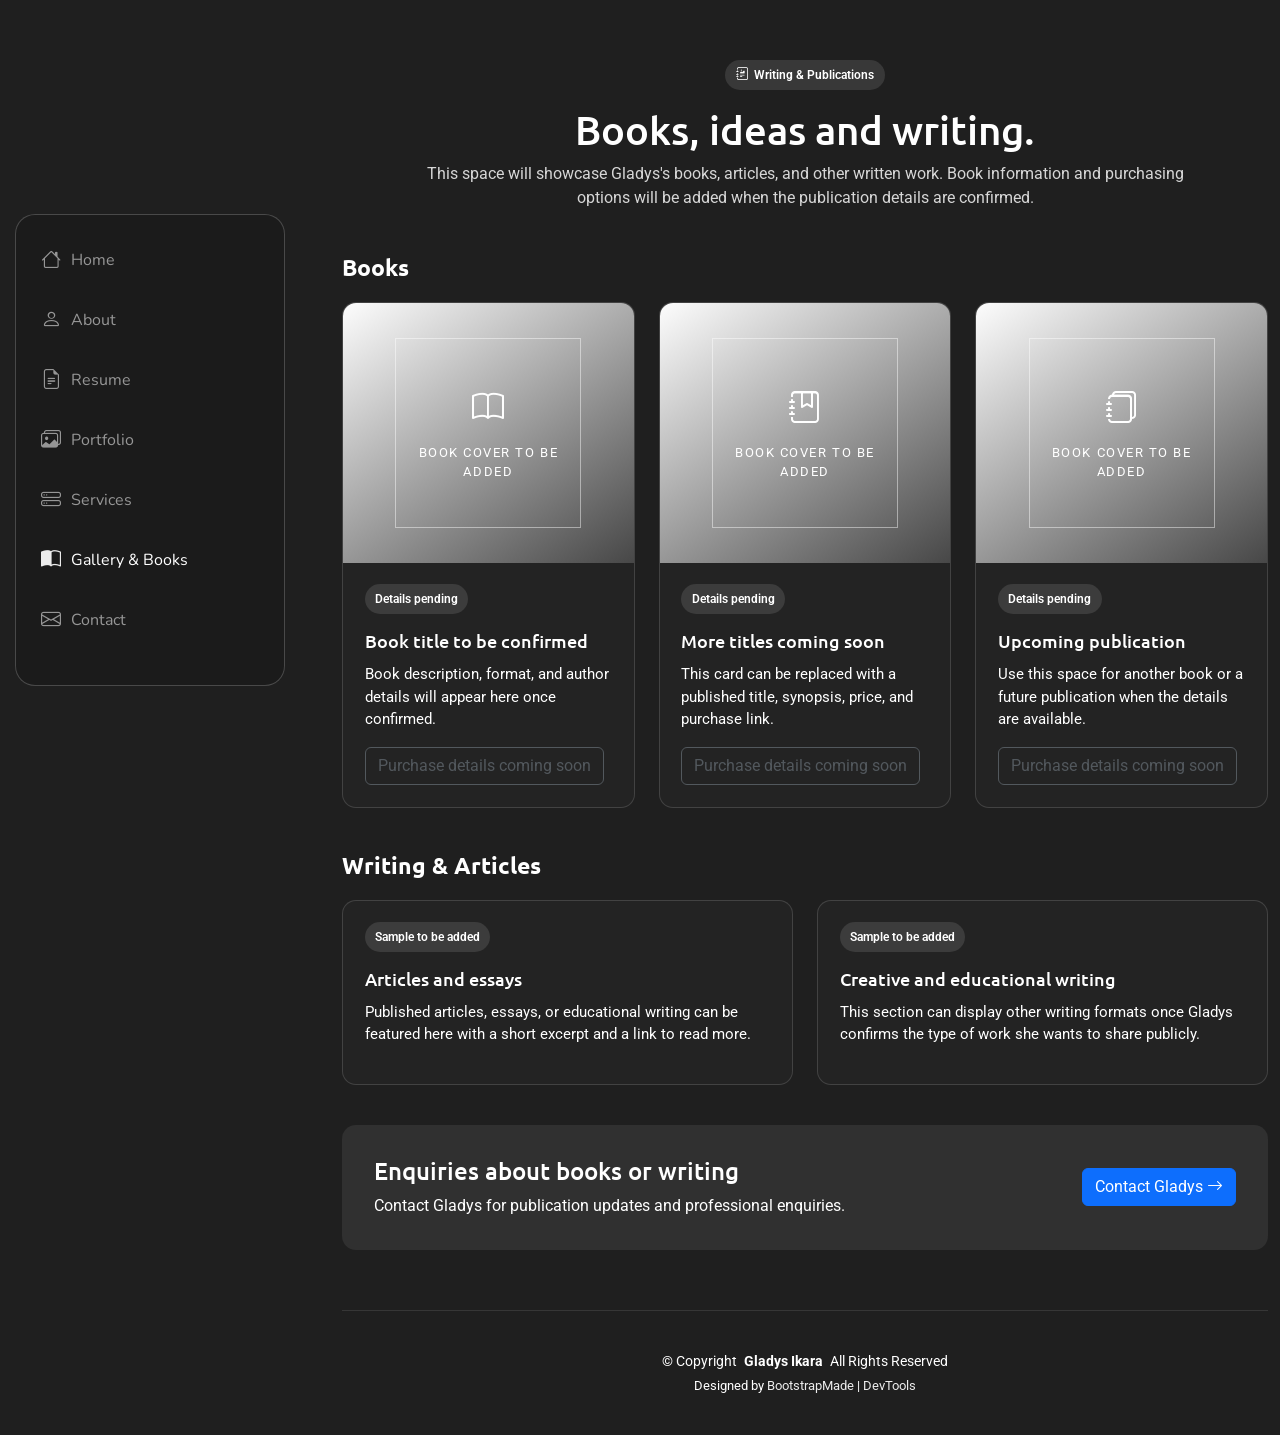
<file: gallery.html>
<!DOCTYPE html>
<html lang="en">

<head>
  <meta charset="utf-8">
  <meta content="width=device-width, initial-scale=1.0" name="viewport">
  <title>Gallery & Books | Gladys Nsikanabasi Ikara</title>
  <meta name="description" content="Explore the writing and books of Gladys Nsikanabasi Ikara.">
  <meta name="keywords" content="">

  <!-- Favicons -->
  <link href="assets/img/favicon.png" rel="icon">
  <link href="assets/img/apple-touch-icon.png" rel="apple-touch-icon">

  <!-- Fonts -->
  <link href="https://fonts.googleapis.com" rel="preconnect">
  <link href="https://fonts.gstatic.com" rel="preconnect" crossorigin>
  <link href="https://fonts.googleapis.com/css2?family=Roboto:ital,wght@0,100;0,300;0,400;0,500;0,700;0,900;1,100;1,300;1,400;1,500;1,700;1,900&family=Ubuntu:ital,wght@0,300;0,400;0,500;0,700;1,300;1,400;1,500;1,700&family=Nunito:ital,wght@0,200;0,300;0,400;0,500;0,600;0,700;0,800;0,900;1,200;1,300;1,400;1,500;1,600;1,700;1,800;1,900&display=swap" rel="stylesheet">

  <!-- Vendor CSS Files -->
  <link href="assets/vendor/bootstrap/css/bootstrap.min.css" rel="stylesheet">
  <link href="assets/vendor/bootstrap-icons/bootstrap-icons.css" rel="stylesheet">
  <link href="assets/vendor/aos/aos.css" rel="stylesheet">
  <link href="assets/vendor/glightbox/css/glightbox.min.css" rel="stylesheet">
  <link href="assets/vendor/swiper/swiper-bundle.min.css" rel="stylesheet">

  <!-- Main CSS File -->
  <link href="assets/css/main.css" rel="stylesheet">

  <!-- =======================================================
  * Template Name: SnapFolio
  * Template URL: https://bootstrapmade.com/snapfolio-bootstrap-portfolio-template/
  * Updated: Jul 21 2025 with Bootstrap v5.3.7
  * Author: BootstrapMade.com
  * License: https://bootstrapmade.com/license/
  ======================================================== -->
</head>

<body class="gallery-page">
  <header id="header" class="header dark-background d-flex flex-column justify-content-center">
    <i class="header-toggle d-xl-none bi bi-list"></i>
    <div class="header-container d-flex flex-column align-items-start">
      <nav id="navmenu" class="navmenu">
        <ul>
          <li><a href="index.html#hero"><i class="bi bi-house navicon"></i> Home</a></li>
          <li><a href="index.html#about"><i class="bi bi-person navicon"></i> About</a></li>
          <li><a href="index.html#resume"><i class="bi bi-file-earmark-text navicon"></i> Resume</a></li>
          <li><a href="index.html#portfolio"><i class="bi bi-images navicon"></i> Portfolio</a></li>
          <li><a href="index.html#services"><i class="bi bi-hdd-stack navicon"></i> Services</a></li>
          <li><a href="gallery.html" class="active"><i class="bi bi-book-half navicon"></i> Gallery & Books</a></li>
          <li><a href="index.html#contact"><i class="bi bi-envelope navicon"></i> Contact</a></li>
        </ul>
      </nav>
    </div>
  </header>
  <main class="main">
    <section class="section">
      <div class="container" data-aos="fade-up">
        <div class="gallery-intro">
          <span class="status-note"><i class="bi bi-journal-richtext"></i> Writing & Publications</span>
          <h1 class="mt-3">Books, ideas <span class="accent-text">and writing.</span></h1>
          <p>This space will showcase Gladys's books, articles, and other written work. Book information and purchasing options will be added when the publication details are confirmed.</p>
        </div>
        <h2 class="gallery-subtitle">Books</h2>
        <div class="row gy-4">
          <div class="col-lg-4 col-md-6">
            <article class="book-card">
              <div class="book-cover-placeholder"><div class="cover-inner"><i class="bi bi-book"></i><span>Book cover to be added</span></div></div>
              <div class="book-card-body"><span class="status-note">Details pending</span><h3 class="mt-3">Book title to be confirmed</h3><p>Book description, format, and author details will appear here once confirmed.</p><button class="btn btn-outline-secondary" type="button" disabled>Purchase details coming soon</button></div>
            </article>
          </div>
          <div class="col-lg-4 col-md-6">
            <article class="book-card">
              <div class="book-cover-placeholder"><div class="cover-inner"><i class="bi bi-journal-bookmark"></i><span>Book cover to be added</span></div></div>
              <div class="book-card-body"><span class="status-note">Details pending</span><h3 class="mt-3">More titles coming soon</h3><p>This card can be replaced with a published title, synopsis, price, and purchase link.</p><button class="btn btn-outline-secondary" type="button" disabled>Purchase details coming soon</button></div>
            </article>
          </div>
          <div class="col-lg-4 col-md-6">
            <article class="book-card">
              <div class="book-cover-placeholder"><div class="cover-inner"><i class="bi bi-journals"></i><span>Book cover to be added</span></div></div>
              <div class="book-card-body"><span class="status-note">Details pending</span><h3 class="mt-3">Upcoming publication</h3><p>Use this space for another book or a future publication when the details are available.</p><button class="btn btn-outline-secondary" type="button" disabled>Purchase details coming soon</button></div>
            </article>
          </div>
        </div>
        <h2 class="gallery-subtitle">Writing & Articles</h2>
        <div class="row gy-4">
          <div class="col-lg-6">
            <article class="writing-card"><div class="writing-card-body"><span class="status-note">Sample to be added</span><h3 class="mt-3">Articles and essays</h3><p>Published articles, essays, or educational writing can be featured here with a short excerpt and a link to read more.</p></div></article>
          </div>
          <div class="col-lg-6">
            <article class="writing-card"><div class="writing-card-body"><span class="status-note">Sample to be added</span><h3 class="mt-3">Creative and educational writing</h3><p>This section can display other writing formats once Gladys confirms the type of work she wants to share publicly.</p></div></article>
          </div>
        </div>
        <div class="gallery-cta" data-aos="fade-up">
          <div class="row align-items-center gy-3"><div class="col-lg-8"><h2 class="h4 mb-2">Enquiries about books or writing</h2><p class="mb-0">Contact Gladys for publication updates and professional enquiries.</p></div><div class="col-lg-4 text-lg-end"><a class="btn btn-primary" href="index.html#contact">Contact Gladys <i class="bi bi-arrow-right"></i></a></div></div>
        </div>
      </div>
    </section>
  </main>
<footer id="footer" class="footer position-relative">

    <div class="container">
      <div class="copyright text-center ">
        <p>© <span>Copyright</span> <strong class="px-1 sitename">Gladys Ikara</strong> <span>All Rights Reserved</span></p>
      </div>
      <div class="credits">
        <!-- All the links in the footer should remain intact. -->
        <!-- You can delete the links only if you've purchased the pro version. -->
        <!-- Licensing information: https://bootstrapmade.com/license/ -->
        <!-- Purchase the pro version with working PHP/AJAX contact form: [buy-url] -->
        Designed by <a href="https://bootstrapmade.com/">BootstrapMade</a> | <a href="https://bootstrapmade.com/tools/">DevTools</a>
      </div>
    </div>

  </footer>
  <!-- Scroll Top -->
  <a href="#" id="scroll-top" class="scroll-top d-flex align-items-center justify-content-center"><i class="bi bi-arrow-up-short"></i></a>

  <!-- Preloader -->
  <div id="preloader"></div>

  <!-- Vendor JS Files -->
  <script src="assets/vendor/bootstrap/js/bootstrap.bundle.min.js"></script>
  <script src="assets/vendor/php-email-form/validate.js"></script>
  <script src="assets/vendor/aos/aos.js"></script>
  <script src="assets/vendor/typed.js/typed.umd.js"></script>
  <script src="assets/vendor/purecounter/purecounter_vanilla.js"></script>
  <script src="assets/vendor/waypoints/noframework.waypoints.js"></script>
  <script src="assets/vendor/isotope-layout/isotope.pkgd.min.js"></script>
  <script src="assets/vendor/imagesloaded/imagesloaded.pkgd.min.js"></script>
  <script src="assets/vendor/glightbox/js/glightbox.min.js"></script>
  <script src="assets/vendor/swiper/swiper-bundle.min.js"></script>

  <!-- Main JS File -->
  <script src="assets/js/main.js"></script>

</body>

</html>
</file>
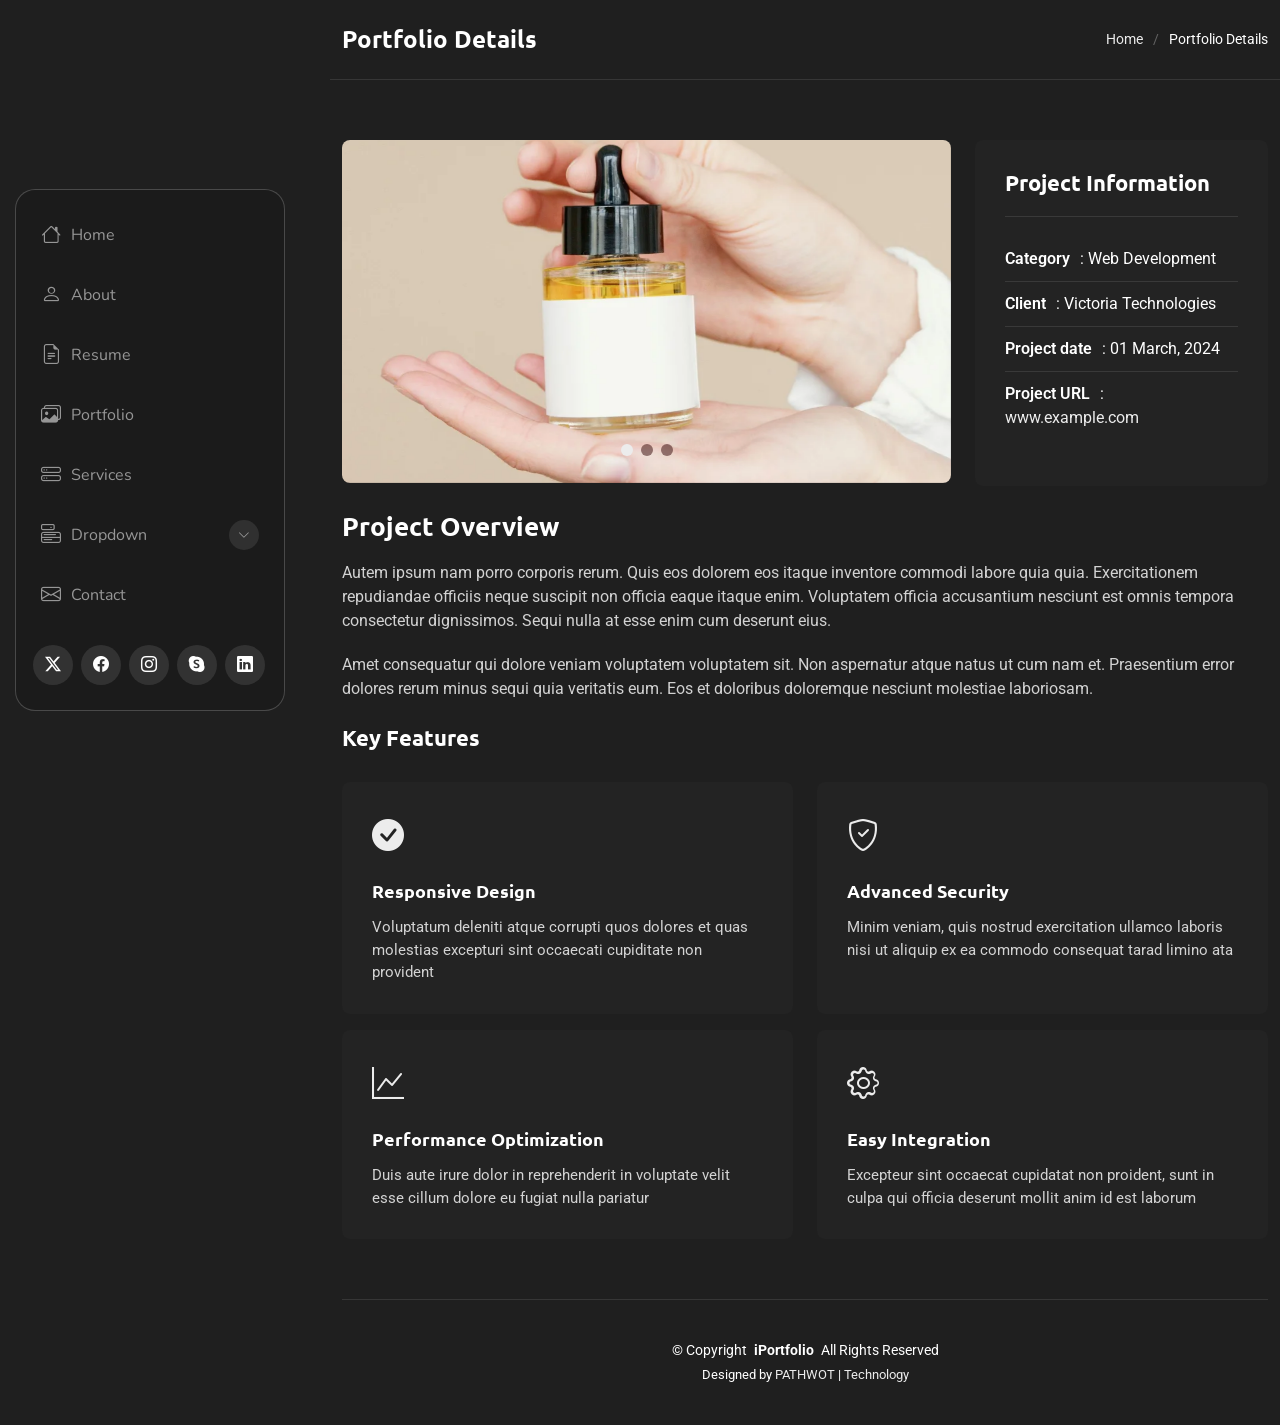
<file: portfolio-details.html>
<!DOCTYPE html>
<html lang="en">

<head>
  <meta charset="utf-8">
  <meta content="width=device-width, initial-scale=1.0" name="viewport">
  <title>Portfolio Details - SnapFolio Bootstrap Template</title>
  <meta name="description" content="">
  <meta name="keywords" content="">

  <!-- Favicons -->
  <link href="assets/img/favicon.png" rel="icon">
  <link href="assets/img/apple-touch-icon.png" rel="apple-touch-icon">

  <!-- Fonts -->
  <link href="https://fonts.googleapis.com" rel="preconnect">
  <link href="https://fonts.gstatic.com" rel="preconnect" crossorigin>
  <link href="https://fonts.googleapis.com/css2?family=Roboto:ital,wght@0,100;0,300;0,400;0,500;0,700;0,900;1,100;1,300;1,400;1,500;1,700;1,900&family=Ubuntu:ital,wght@0,300;0,400;0,500;0,700;1,300;1,400;1,500;1,700&family=Nunito:ital,wght@0,200;0,300;0,400;0,500;0,600;0,700;0,800;0,900;1,200;1,300;1,400;1,500;1,600;1,700;1,800;1,900&display=swap" rel="stylesheet">

  <!-- Vendor CSS Files -->
  <link href="assets/vendor/bootstrap/css/bootstrap.min.css" rel="stylesheet">
  <link href="assets/vendor/bootstrap-icons/bootstrap-icons.css" rel="stylesheet">
  <link href="assets/vendor/aos/aos.css" rel="stylesheet">
  <link href="assets/vendor/glightbox/css/glightbox.min.css" rel="stylesheet">
  <link href="assets/vendor/swiper/swiper-bundle.min.css" rel="stylesheet">

  <!-- Main CSS File -->
  <link href="assets/css/main.css" rel="stylesheet">

  <!-- =======================================================
  * Template Name: SnapFolio
  * Template URL: https://bootstrapmade.com/snapfolio-bootstrap-portfolio-template/
  * Updated: Jul 21 2025 with Bootstrap v5.3.7
  * Author: BootstrapMade.com
  * License: https://bootstrapmade.com/license/
  ======================================================== -->
</head>

<body class="portfolio-details-page">

  <header id="header" class="header dark-background d-flex flex-column justify-content-center">
    <i class="header-toggle d-xl-none bi bi-list"></i>

    <div class="header-container d-flex flex-column align-items-start">
      <nav id="navmenu" class="navmenu">
        <ul>
          <li><a href="#hero"><i class="bi bi-house navicon"></i>Home</a></li>
          <li><a href="#about"><i class="bi bi-person navicon"></i> About</a></li>
          <li><a href="#resume"><i class="bi bi-file-earmark-text navicon"></i> Resume</a></li>
          <li><a href="#portfolio"><i class="bi bi-images navicon"></i> Portfolio</a></li>
          <li><a href="#services"><i class="bi bi-hdd-stack navicon"></i> Services</a></li>
          <li class="dropdown"><a href="#"><i class="bi bi-menu-button navicon"></i> <span>Dropdown</span> <i class="bi bi-chevron-down toggle-dropdown"></i></a>
            <ul>
              <li><a href="#">Dropdown 1</a></li>
              <li class="dropdown"><a href="#"><span>Deep Dropdown</span> <i class="bi bi-chevron-down toggle-dropdown"></i></a>
                <ul>
                  <li><a href="#">Deep Dropdown 1</a></li>
                  <li><a href="#">Deep Dropdown 2</a></li>
                  <li><a href="#">Deep Dropdown 3</a></li>
                  <li><a href="#">Deep Dropdown 4</a></li>
                  <li><a href="#">Deep Dropdown 5</a></li>
                </ul>
              </li>
              <li><a href="#">Dropdown 2</a></li>
              <li><a href="#">Dropdown 3</a></li>
              <li><a href="#">Dropdown 4</a></li>
            </ul>
          </li>
          <li><a href="#contact"><i class="bi bi-envelope navicon"></i> Contact</a></li>
        </ul>
      </nav>

      <div class="social-links text-center">
        <a href="#" class="twitter"><i class="bi bi-twitter-x"></i></a>
        <a href="#" class="facebook"><i class="bi bi-facebook"></i></a>
        <a href="#" class="instagram"><i class="bi bi-instagram"></i></a>
        <a href="#" class="google-plus"><i class="bi bi-skype"></i></a>
        <a href="#" class="linkedin"><i class="bi bi-linkedin"></i></a>
      </div>

    </div>

  </header>

  <main class="main">

    <!-- Page Title -->
    <div class="page-title dark-background">
      <div class="container d-lg-flex justify-content-between align-items-center">
        <h1 class="mb-2 mb-lg-0">Portfolio Details</h1>
        <nav class="breadcrumbs">
          <ol>
            <li><a href="index.html">Home</a></li>
            <li class="current">Portfolio Details</li>
          </ol>
        </nav>
      </div>
    </div><!-- End Page Title -->

    <!-- Portfolio Details Section -->
    <section id="portfolio-details" class="portfolio-details section">

      <div class="container" data-aos="fade-up" data-aos-delay="100">

        <div class="row gy-4">

          <div class="col-lg-8">
            <div class="portfolio-details-slider swiper init-swiper">

              <script type="application/json" class="swiper-config">
                {
                  "loop": true,
                  "speed": 600,
                  "autoplay": {
                    "delay": 5000
                  },
                  "slidesPerView": "auto",
                  "pagination": {
                    "el": ".swiper-pagination",
                    "type": "bullets",
                    "clickable": true
                  }
                }
              </script>

              <div class="swiper-wrapper align-items-center">

                <div class="swiper-slide">
                  <img src="assets/img/portfolio/portfolio-1.webp" alt="Portfolio Image" class="img-fluid" loading="lazy">
                </div>

                <div class="swiper-slide">
                  <img src="assets/img/portfolio/portfolio-10.webp" alt="Portfolio Image" class="img-fluid" loading="lazy">
                </div>

                <div class="swiper-slide">
                  <img src="assets/img/portfolio/portfolio-7.webp" alt="Portfolio Image" class="img-fluid" loading="lazy">
                </div>

              </div>
              <div class="swiper-pagination"></div>
            </div>
          </div>

          <div class="col-lg-4">
            <div class="portfolio-info" data-aos="fade-left" data-aos-delay="200">
              <h3>Project Information</h3>
              <ul>
                <li><strong>Category</strong>: Web Development</li>
                <li><strong>Client</strong>: Victoria Technologies</li>
                <li><strong>Project date</strong>: 01 March, 2024</li>
                <li><strong>Project URL</strong>: <a href="#" target="_blank">www.example.com</a></li>
              </ul>
            </div>
          </div>

          <div class="col-lg-12">
            <div class="portfolio-description" data-aos="fade-up" data-aos-delay="300">
              <h2>Project Overview</h2>
              <p>
                Autem ipsum nam porro corporis rerum. Quis eos dolorem eos itaque inventore commodi labore quia quia. Exercitationem repudiandae officiis neque suscipit non officia eaque itaque enim. Voluptatem officia accusantium nesciunt est omnis tempora consectetur dignissimos. Sequi nulla at esse enim cum deserunt eius.
              </p>
              <p>
                Amet consequatur qui dolore veniam voluptatem voluptatem sit. Non aspernatur atque natus ut cum nam et. Praesentium error dolores rerum minus sequi quia veritatis eum. Eos et doloribus doloremque nesciunt molestiae laboriosam.
              </p>

              <div class="features mt-4">
                <h3>Key Features</h3>
                <div class="row gy-3">
                  <div class="col-md-6">
                    <div class="feature-item" data-aos="fade-up" data-aos-delay="400">
                      <i class="bi bi-check-circle-fill"></i>
                      <h4>Responsive Design</h4>
                      <p>Voluptatum deleniti atque corrupti quos dolores et quas molestias excepturi sint occaecati cupiditate non provident</p>
                    </div>
                  </div>

                  <div class="col-md-6">
                    <div class="feature-item" data-aos="fade-up" data-aos-delay="500">
                      <i class="bi bi-shield-check"></i>
                      <h4>Advanced Security</h4>
                      <p>Minim veniam, quis nostrud exercitation ullamco laboris nisi ut aliquip ex ea commodo consequat tarad limino ata</p>
                    </div>
                  </div>

                  <div class="col-md-6">
                    <div class="feature-item" data-aos="fade-up" data-aos-delay="600">
                      <i class="bi bi-graph-up"></i>
                      <h4>Performance Optimization</h4>
                      <p>Duis aute irure dolor in reprehenderit in voluptate velit esse cillum dolore eu fugiat nulla pariatur</p>
                    </div>
                  </div>

                  <div class="col-md-6">
                    <div class="feature-item" data-aos="fade-up" data-aos-delay="700">
                      <i class="bi bi-gear"></i>
                      <h4>Easy Integration</h4>
                      <p>Excepteur sint occaecat cupidatat non proident, sunt in culpa qui officia deserunt mollit anim id est laborum</p>
                    </div>
                  </div>
                </div>
              </div>
            </div>
          </div>

        </div>

      </div>

    </section><!-- /Portfolio Details Section -->

  </main>

  <footer id="footer" class="footer position-relative">

    <div class="container">
      <div class="copyright text-center ">
        <p>© <span>Copyright</span> <strong class="px-1 sitename">iPortfolio</strong> <span>All Rights Reserved</span></p>
      </div>
      <div class="credits">
        <!-- All the links in the footer should remain intact. -->
        <!-- You can delete the links only if you've purchased the pro version. -->
        <!-- Licensing information: https://bootstrapmade.com/license/ -->
        <!-- Purchase the pro version with working PHP/AJAX contact form: [buy-url] -->
        Designed by <a href="https://bootstrapmade.com/">PATHWOT</a> | <a href="#">Technology</a>
      </div>
    </div>

  </footer>

  <!-- Scroll Top -->
  <a href="#" id="scroll-top" class="scroll-top d-flex align-items-center justify-content-center"><i class="bi bi-arrow-up-short"></i></a>

  <!-- Preloader -->
  <div id="preloader"></div>

  <!-- Vendor JS Files -->
  <script src="assets/vendor/bootstrap/js/bootstrap.bundle.min.js"></script>
  <script src="assets/vendor/php-email-form/validate.js"></script>
  <script src="assets/vendor/aos/aos.js"></script>
  <script src="assets/vendor/typed.js/typed.umd.js"></script>
  <script src="assets/vendor/purecounter/purecounter_vanilla.js"></script>
  <script src="assets/vendor/waypoints/noframework.waypoints.js"></script>
  <script src="assets/vendor/isotope-layout/isotope.pkgd.min.js"></script>
  <script src="assets/vendor/imagesloaded/imagesloaded.pkgd.min.js"></script>
  <script src="assets/vendor/glightbox/js/glightbox.min.js"></script>
  <script src="assets/vendor/swiper/swiper-bundle.min.js"></script>

  <!-- Main JS File -->
  <script src="assets/js/main.js"></script>

</body>

</html>
</file>
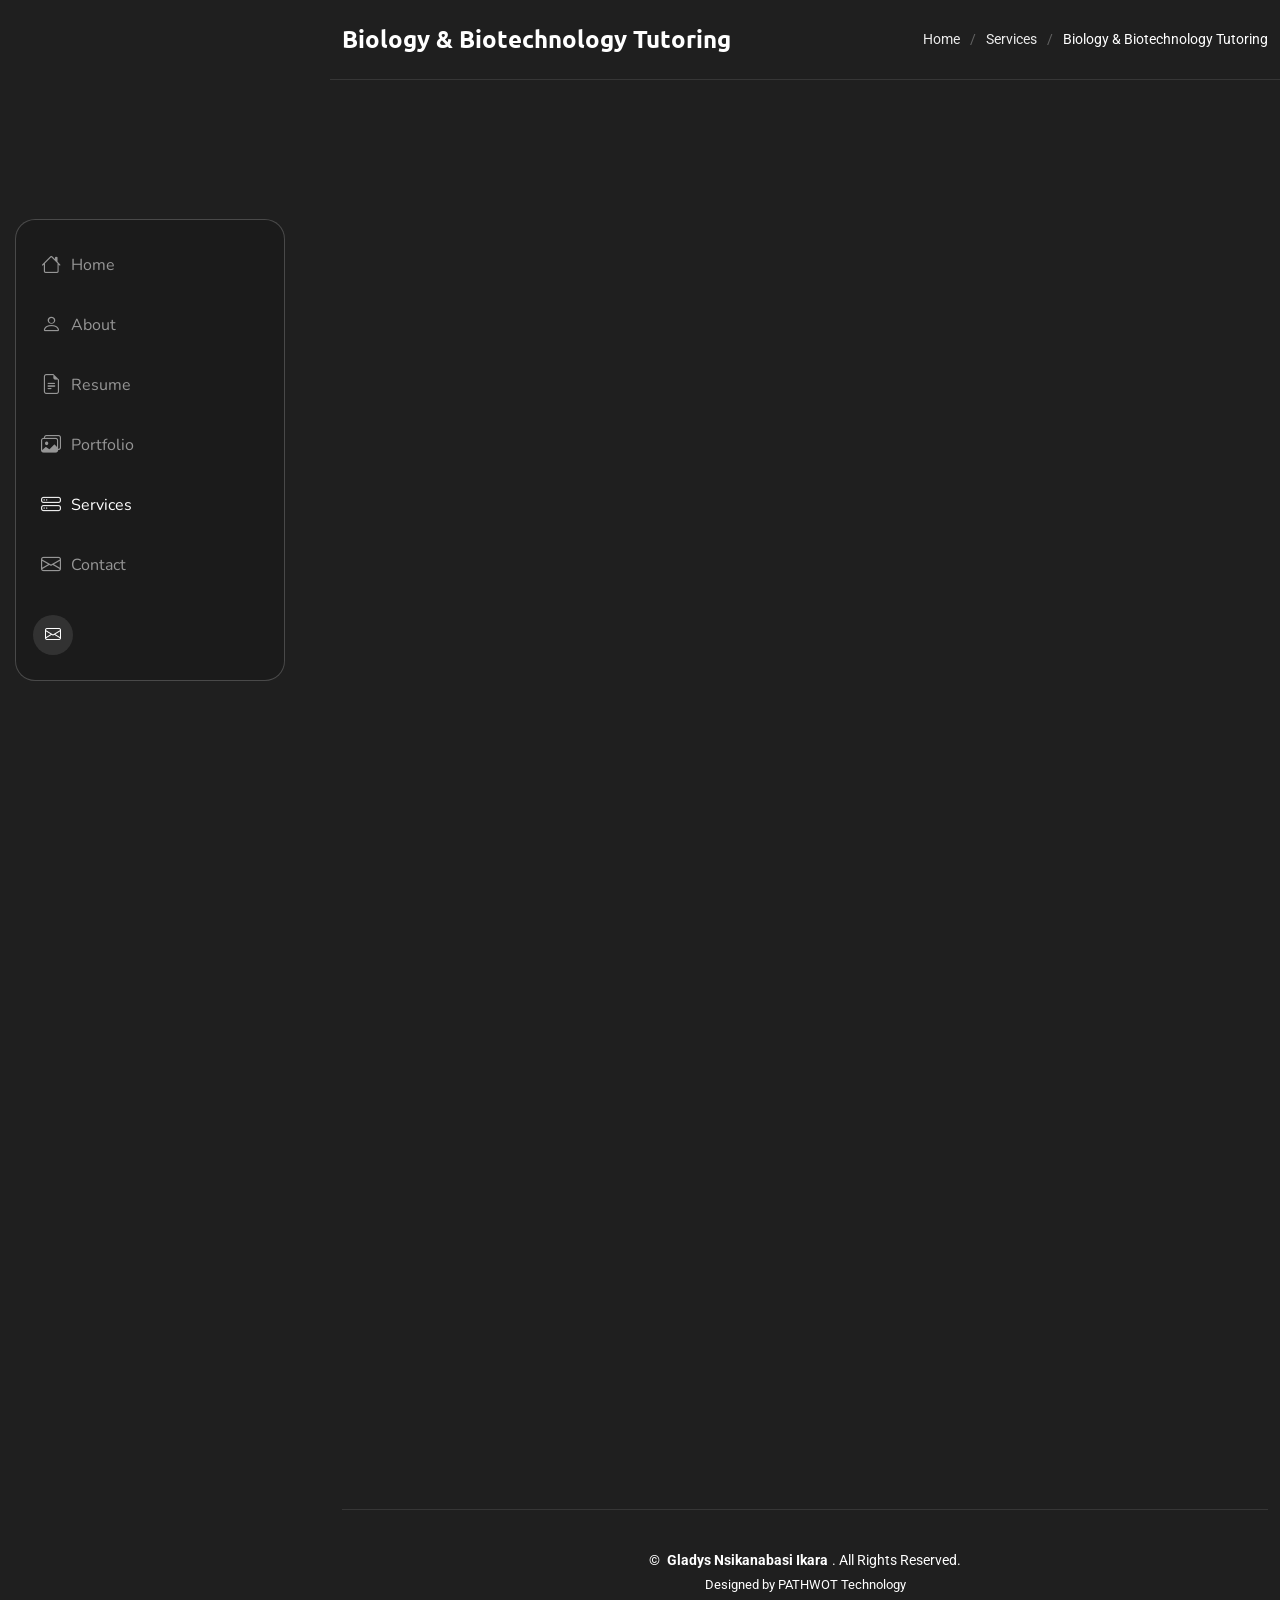
<file: service-details.html>
<!DOCTYPE html>
<html lang="en">

<head>
  <meta charset="utf-8">
  <meta content="width=device-width, initial-scale=1.0" name="viewport">

  <title>Biology &amp; Biotechnology Tutoring | Gladys Nsikanabasi Ikara</title>

  <meta name="description" content="Biology and biotechnology learning support from Gladys Nsikanabasi Ikara, a Biology graduate and M.Sc. Biotechnology researcher in Nigeria.">
  <meta name="keywords" content="Biology tutoring, biotechnology, molecular biology, science education, Gladys Ikara">

  <link href="assets/img/favicon.png" rel="icon">
  <link href="assets/img/apple-touch-icon.png" rel="apple-touch-icon">

  <link href="https://fonts.googleapis.com" rel="preconnect">
  <link href="https://fonts.gstatic.com" rel="preconnect" crossorigin>
  <link href="https://fonts.googleapis.com/css2?family=Roboto:wght@300;400;500;700;900&family=Ubuntu:wght@300;400;500;700&family=Nunito:wght@300;400;500;600;700;800;900&display=swap" rel="stylesheet">

  <!-- Vendor CSS -->
  <link href="assets/vendor/bootstrap/css/bootstrap.min.css" rel="stylesheet">
  <link href="assets/vendor/bootstrap-icons/bootstrap-icons.css" rel="stylesheet">
  <link href="assets/vendor/aos/aos.css" rel="stylesheet">
  <link href="assets/vendor/glightbox/css/glightbox.min.css" rel="stylesheet">
  <link href="assets/vendor/swiper/swiper-bundle.min.css" rel="stylesheet">

  <!-- Main CSS -->
  <link href="assets/css/main.css" rel="stylesheet">
</head>

<body class="service-details-page">

  <!-- Header -->
  <header id="header" class="header dark-background d-flex flex-column justify-content-center">
    <i class="header-toggle d-xl-none bi bi-list"></i>

    <div class="header-container d-flex flex-column align-items-start">

      <nav id="navmenu" class="navmenu">
        <ul>
          <li>
            <a href="index.html#hero">
              <i class="bi bi-house navicon"></i> Home
            </a>
          </li>

          <li>
            <a href="index.html#about">
              <i class="bi bi-person navicon"></i> About
            </a>
          </li>

          <li>
            <a href="index.html#resume">
              <i class="bi bi-file-earmark-text navicon"></i> Resume
            </a>
          </li>

          <li>
            <a href="index.html#portfolio">
              <i class="bi bi-images navicon"></i> Portfolio
            </a>
          </li>

          <li>
            <a href="index.html#services" class="active">
              <i class="bi bi-hdd-stack navicon"></i> Services
            </a>
          </li>

          <li>
            <a href="index.html#contact">
              <i class="bi bi-envelope navicon"></i> Contact
            </a>
          </li>
        </ul>
      </nav>

      <div class="social-links text-center">
        <a href="mailto:nsikanabasi212@gmail.com" class="email" aria-label="Email Gladys">
          <i class="bi bi-envelope"></i>
        </a>
      </div>

    </div>
  </header>
  <!-- End Header -->

  <main class="main">

    <!-- Page Title -->
    <div class="page-title dark-background">
      <div class="container d-lg-flex justify-content-between align-items-center">

        <h1 class="mb-2 mb-lg-0">Biology &amp; Biotechnology Tutoring</h1>

        <nav class="breadcrumbs" aria-label="Breadcrumbs">
          <ol>
            <li><a href="index.html">Home</a></li>
            <li><a href="index.html#services">Services</a></li>
            <li class="current">Biology &amp; Biotechnology Tutoring</li>
          </ol>
        </nav>

      </div>
    </div>
    <!-- End Page Title -->

    <!-- Service Details -->
    <section id="service-details" class="service-details section">

      <div class="container" data-aos="fade-up" data-aos-delay="100">

        <div class="row gy-4">

          <!-- Main Content -->
          <div class="col-lg-8">

            <!-- Image Slider -->
            <div class="service-details-slider swiper init-swiper mb-4">

              <script type="application/json" class="swiper-config">
                {
                  "loop": true,
                  "speed": 600,
                  "autoplay": {
                    "delay": 5000
                  },
                  "slidesPerView": 1,
                  "pagination": {
                    "el": ".swiper-pagination",
                    "type": "bullets",
                    "clickable": true
                  }
                }
              </script>

              <div class="swiper-wrapper align-items-center">

                <div class="swiper-slide">
                  <img
                    src="assets/img/services/services-1.webp"
                    alt="Biology and science learning"
                    class="img-fluid"
                    loading="lazy">
                </div>

                <div class="swiper-slide">
                  <img
                    src="assets/img/services/services-2.webp"
                    alt="Scientific study and research"
                    class="img-fluid"
                    loading="lazy">
                </div>

                <div class="swiper-slide">
                  <img
                    src="assets/img/services/services-3.webp"
                    alt="Laboratory learning environment"
                    class="img-fluid"
                    loading="lazy">
                </div>

              </div>

              <div class="swiper-pagination"></div>
            </div>
            <!-- End Image Slider -->

            <h2>Build a Clearer Understanding of Biological Science</h2>

            <p>
              Gladys Nsikanabasi Ikara has a B.Sc. in Biology and is pursuing an
              M.Sc. in Biotechnology at the Nigerian Defence Academy. Her academic
              and laboratory experience informs a learning approach focused on
              clear explanations, scientific reasoning, and careful use of evidence.
            </p>

            <p>
              Learning support can be arranged around the learner's level and
              topics. Sessions may focus on understanding core concepts, reviewing
              class material, preparing for assessments, and learning how to
              approach scientific questions systematically.
            </p>

            <h3>Topics That Can Be Covered</h3>

            <div class="row gy-3 mt-1">

              <div class="col-md-6">
                <div class="feature-item d-flex align-items-start">
                  <i class="bi bi-check-circle flex-shrink-0"></i>

                  <div>
                    <h4>Biology Fundamentals</h4>
                    <p>
                      Support with key biological concepts, terminology, and the
                      relationships between biological systems.
                    </p>
                  </div>
                </div>
              </div>

              <div class="col-md-6">
                <div class="feature-item d-flex align-items-start">
                  <i class="bi bi-check-circle flex-shrink-0"></i>

                  <div>
                    <h4>Biotechnology Foundations</h4>
                    <p>
                      Introductory explanations of biotechnology concepts and their
                      applications in research and health.
                    </p>
                  </div>
                </div>
              </div>

              <div class="col-md-6">
                <div class="feature-item d-flex align-items-start">
                  <i class="bi bi-check-circle flex-shrink-0"></i>

                  <div>
                    <h4>Molecular Biology</h4>
                    <p>
                      Study support for molecular biology topics using clear
                      explanations and structured revision.
                    </p>
                  </div>
                </div>
              </div>

              <div class="col-md-6">
                <div class="feature-item d-flex align-items-start">
                  <i class="bi bi-check-circle flex-shrink-0"></i>

                  <div>
                    <h4>Scientific Study Skills</h4>
                    <p>
                      Guidance on organizing notes, understanding scientific texts,
                      and documenting research clearly.
                    </p>
                  </div>
                </div>
              </div>

            </div>

            <h3 class="mt-4">A Structured, Learner-Focused Approach</h3>

            <p>
              Sessions can begin by identifying the learner's topic and current
              level, then breaking difficult ideas into manageable steps. The
              focus is on understanding the material rather than memorizing
              isolated definitions.
            </p>

            <p>
              The topics, learning format, schedule, and fees can be discussed
              directly before a session is arranged.
            </p>

            <a
              href="mailto:nsikanabasi212@gmail.com?subject=Biology%20and%20Biotechnology%20Tutoring%20Enquiry"
              class="btn-visit align-self-start">
              Enquire About Tutoring
              <i class="bi bi-arrow-right"></i>
            </a>

          </div>
          <!-- End Main Content -->

          <!-- Sidebar -->
          <div class="col-lg-4">

            <div class="service-info">
              <h3>Service Information</h3>

              <div class="info-item">
                <i class="bi bi-person"></i>
                <div>
                  <strong>Provider</strong>
                  <span>Gladys Nsikanabasi Ikara</span>
                </div>
              </div>

              <div class="info-item">
                <i class="bi bi-mortarboard"></i>
                <div>
                  <strong>Academic Background</strong>
                  <span>B.Sc. Biology; M.Sc. Biotechnology in progress</span>
                </div>
              </div>

              <div class="info-item">
                <i class="bi bi-geo-alt"></i>
                <div>
                  <strong>Location</strong>
                  <span>Kaduna State, Nigeria</span>
                </div>
              </div>

              <div class="info-item">
                <i class="bi bi-calendar-check"></i>
                <div>
                  <strong>Schedule and Format</strong>
                  <span>To be agreed directly</span>
                </div>
              </div>

              <div class="info-item">
                <i class="bi bi-envelope"></i>
                <div>
                  <strong>Email</strong>
                  <a href="mailto:nsikanabasi212@gmail.com">
                    nsikanabasi212@gmail.com
                  </a>
                </div>
              </div>

              <div class="info-item">
                <i class="bi bi-telephone"></i>
                <div>
                  <strong>Phone</strong>
                  <a href="tel:+2347069417399">
                    +234 706 941 7399
                  </a>
                </div>
              </div>

            </div>

            <!-- Related Services -->
            <div class="related-services mt-4">

              <h3>Related Services</h3>

              <a href="index.html#services">
                <i class="bi bi-arrow-right-circle"></i>
                <span>Research &amp; Scientific Writing</span>
              </a>

              <a href="index.html#services">
                <i class="bi bi-arrow-right-circle"></i>
                <span>Educational Content Development</span>
              </a>

              <a href="index.html#services">
                <i class="bi bi-arrow-right-circle"></i>
                <span>Data Organization &amp; Basic Analysis</span>
              </a>

              <a href="index.html#contact">
                <i class="bi bi-arrow-right-circle"></i>
                <span>Contact Gladys</span>
              </a>

            </div>
            <!-- End Related Services -->

          </div>
          <!-- End Sidebar -->

        </div>
      </div>

    </section>
    <!-- End Service Details -->

  </main>

  <!-- Footer -->
  <footer id="footer" class="footer position-relative">
    <div class="container">

      <div class="copyright text-center">
        <p>
          © <strong class="px-1 sitename">Gladys Nsikanabasi Ikara</strong>.
          All Rights Reserved.
        </p>
      </div>

      <div class="credits text-center">
        Designed by PATHWOT Technology
      </div>

    </div>
  </footer>
  <!-- End Footer -->

  <!-- Vendor JS -->
  <script src="assets/vendor/bootstrap/js/bootstrap.bundle.min.js"></script>
  <script src="assets/vendor/php-email-form/validate.js"></script>
  <script src="assets/vendor/aos/aos.js"></script>
  <script src="assets/vendor/typed.js/typed.umd.js"></script>
  <script src="assets/vendor/purecounter/purecounter_vanilla.js"></script>
  <script src="assets/vendor/waypoints/noframework.waypoints.js"></script>
  <script src="assets/vendor/isotope-layout/isotope.pkgd.min.js"></script>
  <script src="assets/vendor/imagesloaded/imagesloaded.pkgd.min.js"></script>
  <script src="assets/vendor/glightbox/js/glightbox.min.js"></script>
  <script src="assets/vendor/swiper/swiper-bundle.min.js"></script>
  <script src="assets/js/main.js"></script>

</body>
</html>
</file>
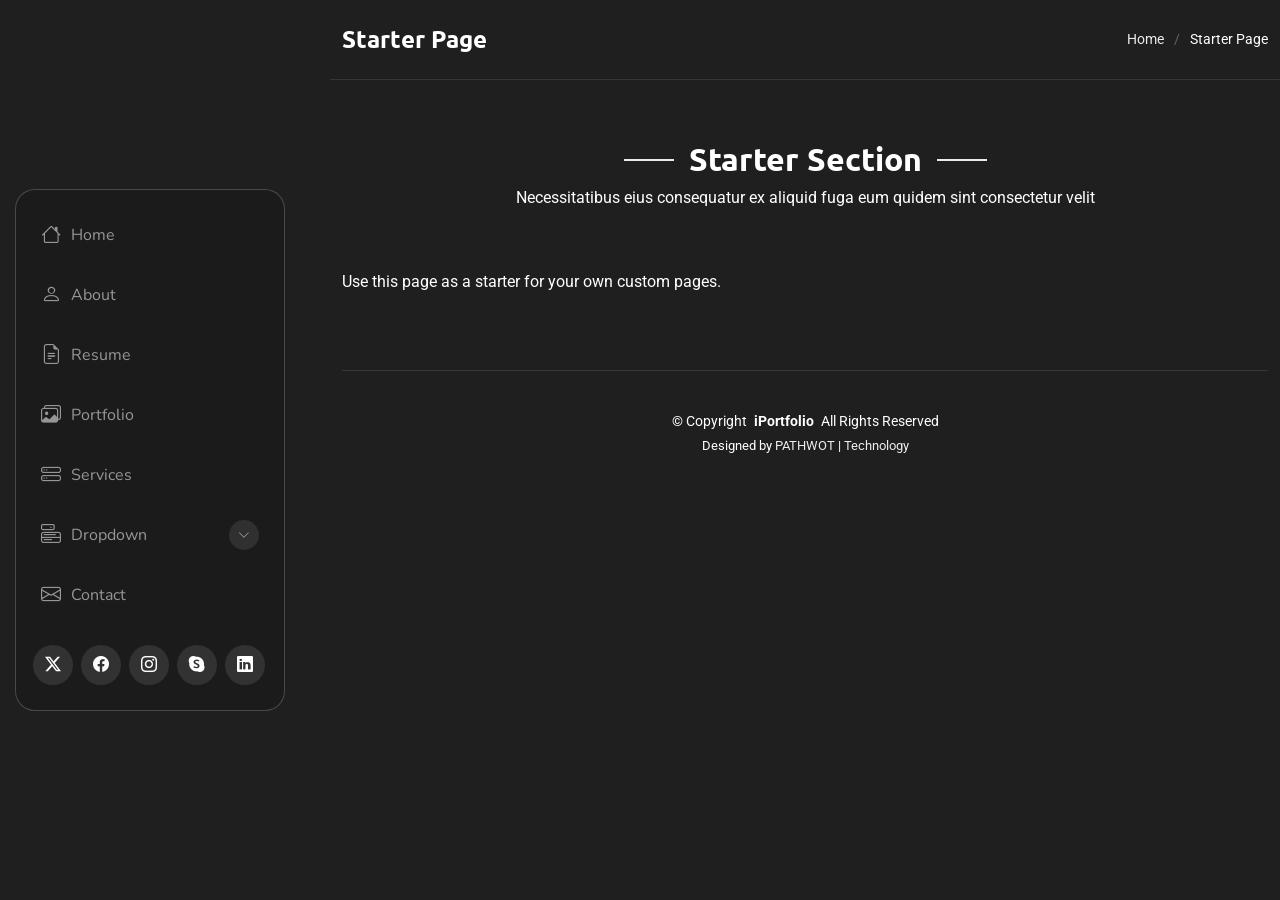
<file: starter-page.html>
<!DOCTYPE html>
<html lang="en">

<head>
  <meta charset="utf-8">
  <meta content="width=device-width, initial-scale=1.0" name="viewport">
  <title>Starter Page - SnapFolio Bootstrap Template</title>
  <meta name="description" content="">
  <meta name="keywords" content="">

  <!-- Favicons -->
  <link href="assets/img/favicon.png" rel="icon">
  <link href="assets/img/apple-touch-icon.png" rel="apple-touch-icon">

  <!-- Fonts -->
  <link href="https://fonts.googleapis.com" rel="preconnect">
  <link href="https://fonts.gstatic.com" rel="preconnect" crossorigin>
  <link href="https://fonts.googleapis.com/css2?family=Roboto:ital,wght@0,100;0,300;0,400;0,500;0,700;0,900;1,100;1,300;1,400;1,500;1,700;1,900&family=Ubuntu:ital,wght@0,300;0,400;0,500;0,700;1,300;1,400;1,500;1,700&family=Nunito:ital,wght@0,200;0,300;0,400;0,500;0,600;0,700;0,800;0,900;1,200;1,300;1,400;1,500;1,600;1,700;1,800;1,900&display=swap" rel="stylesheet">

  <!-- Vendor CSS Files -->
  <link href="assets/vendor/bootstrap/css/bootstrap.min.css" rel="stylesheet">
  <link href="assets/vendor/bootstrap-icons/bootstrap-icons.css" rel="stylesheet">
  <link href="assets/vendor/aos/aos.css" rel="stylesheet">
  <link href="assets/vendor/glightbox/css/glightbox.min.css" rel="stylesheet">
  <link href="assets/vendor/swiper/swiper-bundle.min.css" rel="stylesheet">

  <!-- Main CSS File -->
  <link href="assets/css/main.css" rel="stylesheet">

  <!-- =======================================================
  * Template Name: SnapFolio
  * Template URL: https://bootstrapmade.com/snapfolio-bootstrap-portfolio-template/
  * Updated: Jul 21 2025 with Bootstrap v5.3.7
  * Author: BootstrapMade.com
  * License: https://bootstrapmade.com/license/
  ======================================================== -->
</head>

<body class="starter-page-page">

  <header id="header" class="header dark-background d-flex flex-column justify-content-center">
    <i class="header-toggle d-xl-none bi bi-list"></i>

    <div class="header-container d-flex flex-column align-items-start">
      <nav id="navmenu" class="navmenu">
        <ul>
          <li><a href="#hero"><i class="bi bi-house navicon"></i>Home</a></li>
          <li><a href="#about"><i class="bi bi-person navicon"></i> About</a></li>
          <li><a href="#resume"><i class="bi bi-file-earmark-text navicon"></i> Resume</a></li>
          <li><a href="#portfolio"><i class="bi bi-images navicon"></i> Portfolio</a></li>
          <li><a href="#services"><i class="bi bi-hdd-stack navicon"></i> Services</a></li>
          <li class="dropdown"><a href="#"><i class="bi bi-menu-button navicon"></i> <span>Dropdown</span> <i class="bi bi-chevron-down toggle-dropdown"></i></a>
            <ul>
              <li><a href="#">Dropdown 1</a></li>
              <li class="dropdown"><a href="#"><span>Deep Dropdown</span> <i class="bi bi-chevron-down toggle-dropdown"></i></a>
                <ul>
                  <li><a href="#">Deep Dropdown 1</a></li>
                  <li><a href="#">Deep Dropdown 2</a></li>
                  <li><a href="#">Deep Dropdown 3</a></li>
                  <li><a href="#">Deep Dropdown 4</a></li>
                  <li><a href="#">Deep Dropdown 5</a></li>
                </ul>
              </li>
              <li><a href="#">Dropdown 2</a></li>
              <li><a href="#">Dropdown 3</a></li>
              <li><a href="#">Dropdown 4</a></li>
            </ul>
          </li>
          <li><a href="#contact"><i class="bi bi-envelope navicon"></i> Contact</a></li>
        </ul>
      </nav>

      <div class="social-links text-center">
        <a href="#" class="twitter"><i class="bi bi-twitter-x"></i></a>
        <a href="#" class="facebook"><i class="bi bi-facebook"></i></a>
        <a href="#" class="instagram"><i class="bi bi-instagram"></i></a>
        <a href="#" class="google-plus"><i class="bi bi-skype"></i></a>
        <a href="#" class="linkedin"><i class="bi bi-linkedin"></i></a>
      </div>

    </div>

  </header>

  <main class="main">

    <!-- Page Title -->
    <div class="page-title dark-background">
      <div class="container d-lg-flex justify-content-between align-items-center">
        <h1 class="mb-2 mb-lg-0">Starter Page</h1>
        <nav class="breadcrumbs">
          <ol>
            <li><a href="index.html">Home</a></li>
            <li class="current">Starter Page</li>
          </ol>
        </nav>
      </div>
    </div><!-- End Page Title -->

    <!-- Starter Section Section -->
    <section id="starter-section" class="starter-section section">

      <!-- Section Title -->
      <div class="container section-title" data-aos="fade-up">
        <h2>Starter Section</h2>
        <p>Necessitatibus eius consequatur ex aliquid fuga eum quidem sint consectetur velit</p>
      </div><!-- End Section Title -->

      <div class="container" data-aos="fade-up">
        <p>Use this page as a starter for your own custom pages.</p>
      </div>

    </section><!-- /Starter Section Section -->

  </main>

  <footer id="footer" class="footer position-relative">

    <div class="container">
      <div class="copyright text-center ">
        <p>© <span>Copyright</span> <strong class="px-1 sitename">iPortfolio</strong> <span>All Rights Reserved</span></p>
      </div>
      <div class="credits">
        <!-- All the links in the footer should remain intact. -->
        <!-- You can delete the links only if you've purchased the pro version. -->
        <!-- Licensing information: https://bootstrapmade.com/license/ -->
        <!-- Purchase the pro version with working PHP/AJAX contact form: [buy-url] -->
        Designed by <a href="https://bootstrapmade.com/">PATHWOT</a> | <a href="https://bootstrapmade.com/tools/">Technology</a>
      </div>
    </div>

  </footer>

  <!-- Scroll Top -->
  <a href="#" id="scroll-top" class="scroll-top d-flex align-items-center justify-content-center"><i class="bi bi-arrow-up-short"></i></a>

  <!-- Preloader -->
  <div id="preloader"></div>

  <!-- Vendor JS Files -->
  <script src="assets/vendor/bootstrap/js/bootstrap.bundle.min.js"></script>
  <script src="assets/vendor/php-email-form/validate.js"></script>
  <script src="assets/vendor/aos/aos.js"></script>
  <script src="assets/vendor/typed.js/typed.umd.js"></script>
  <script src="assets/vendor/purecounter/purecounter_vanilla.js"></script>
  <script src="assets/vendor/waypoints/noframework.waypoints.js"></script>
  <script src="assets/vendor/isotope-layout/isotope.pkgd.min.js"></script>
  <script src="assets/vendor/imagesloaded/imagesloaded.pkgd.min.js"></script>
  <script src="assets/vendor/glightbox/js/glightbox.min.js"></script>
  <script src="assets/vendor/swiper/swiper-bundle.min.js"></script>

  <!-- Main JS File -->
  <script src="assets/js/main.js"></script>

</body>

</html>
</file>
<file: assets/css/main.css>
/**
* Template Name: SnapFolio
* Template URL: https://bootstrapmade.com/snapfolio-bootstrap-portfolio-template/
* Updated: Jul 21 2025 with Bootstrap v5.3.7
* Author: BootstrapMade.com
* License: https://bootstrapmade.com/license/
*/

/*--------------------------------------------------------------
# Font & Color Variables
# Help: https://bootstrapmade.com/color-system/
--------------------------------------------------------------*/
/* Fonts */
:root {
  --default-font: "Roboto",  system-ui, -apple-system, "Segoe UI", Roboto, "Helvetica Neue", Arial, "Noto Sans", "Liberation Sans", sans-serif, "Apple Color Emoji", "Segoe UI Emoji", "Segoe UI Symbol", "Noto Color Emoji";
  --heading-font: "Ubuntu",  sans-serif;
  --nav-font: "Nunito",  sans-serif;
}

/* Global Colors - The following color variables are used throughout the website. Updating them here will change the color scheme of the entire website */
:root { 
  --background-color: #1f1f1f; /* Background color for the entire website, including individual sections */
  --default-color: #ffffff; /* Default color used for the majority of the text content across the entire website */
  --heading-color: #ffffff; /* Color for headings, subheadings and title throughout the website */
  --accent-color: #ececec; /* Accent color that represents your brand on the website. It's used for buttons, links, and other elements that need to stand out */
  --surface-color: #232323; /* The surface color is used as a background of boxed elements within sections, such as cards, icon boxes, or other elements that require a visual separation from the global background. */
  --contrast-color: #310606; /* Contrast color for text, ensuring readability against backgrounds of accent, heading, or default colors. */
}

/* Nav Menu Colors - The following color variables are used specifically for the navigation menu. They are separate from the global colors to allow for more customization options */
:root {
  --nav-color: rgba(236, 236, 236, 0.59);  /* The default color of the main navmenu links */
  --nav-hover-color: #ffffff; /* Applied to main navmenu links when they are hovered over or active */
  --nav-mobile-background-color: #393939; /* Used as the background color for mobile navigation menu */
  --nav-dropdown-background-color: #393939; /* Used as the background color for dropdown items that appear when hovering over primary navigation items */
  --nav-dropdown-color: #ffffff; /* Used for navigation links of the dropdown items in the navigation menu. */
  --nav-dropdown-hover-color: #ececec; /* Similar to --nav-hover-color, this color is applied to dropdown navigation links when they are hovered over. */
}

/* Color Presets - These classes override global colors when applied to any section or element, providing reuse of the sam color scheme. */

.light-background {
  --background-color: #2c2c2c;
  --surface-color: #323232;
}

.dark-background {
  --background-color: #040b14;
  --default-color: #ffffff;
  --heading-color: #ffffff;
  --surface-color: #151f2b;
  --contrast-color: #ffffff;
}

/* Smooth scroll */
:root {
  scroll-behavior: smooth;
}

/*--------------------------------------------------------------
# General Styling & Shared Classes
--------------------------------------------------------------*/
body {
  color: var(--default-color);
  background-color: var(--background-color);
  font-family: var(--default-font);
}

a {
  color: var(--accent-color);
  text-decoration: none;
  transition: 0.3s;
}

a:hover {
  color: color-mix(in srgb, var(--accent-color), transparent 25%);
  text-decoration: none;
}

h1,
h2,
h3,
h4,
h5,
h6 {
  color: var(--heading-color);
  font-family: var(--heading-font);
}

/* PHP Email Form Messages
------------------------------*/
.php-email-form .error-message {
  display: none;
  background: #df1529;
  color: #ffffff;
  text-align: left;
  padding: 15px;
  margin-bottom: 24px;
  font-weight: 600;
}

.php-email-form .sent-message {
  display: none;
  color: #ffffff;
  background: #059652;
  text-align: center;
  padding: 15px;
  margin-bottom: 24px;
  font-weight: 600;
}

.php-email-form .loading {
  display: none;
  background: var(--surface-color);
  text-align: center;
  padding: 15px;
  margin-bottom: 24px;
}

.php-email-form .loading:before {
  content: "";
  display: inline-block;
  border-radius: 50%;
  width: 24px;
  height: 24px;
  margin: 0 10px -6px 0;
  border: 3px solid var(--accent-color);
  border-top-color: var(--surface-color);
  animation: php-email-form-loading 1s linear infinite;
}

@keyframes php-email-form-loading {
  0% {
    transform: rotate(0deg);
  }

  100% {
    transform: rotate(360deg);
  }
}

/*--------------------------------------------------------------
# Global Header
--------------------------------------------------------------*/
.header {
  --background-color: #1b1b1b;
  --contrast-color: #444444;
  color: var(--default-color);
  position: fixed;
  top: 0;
  left: 0;
  bottom: 0;
  padding: 0 15px;
  width: 300px;
  transition: all ease-in-out 0.3s;
  overflow-y: auto;
  z-index: 997;
}

.header .header-container {
  border-radius: 20px;
  padding: 15px;
  background-color: var(--background-color);
  border: 1px solid color-mix(in srgb, var(--default-color), transparent 80%);
}

.header .social-links {
  margin: 0 0 10px 0;
}

.header .social-links a {
  font-size: 16px;
  display: inline-flex;
  align-items: center;
  justify-content: center;
  background: color-mix(in srgb, var(--default-color), transparent 90%);
  color: var(--default-color);
  margin: 0 2px;
  border-radius: 50%;
  text-align: center;
  width: 40px;
  height: 40px;
  transition: 0.3s;
}

.header .social-links a:hover {
  color: var(--contrast-color);
  background: var(--accent-color);
}

@media (min-width: 1200px) {

  .header~main,
  .header~#footer {
    margin-left: 330px;
  }
}

@media (max-width: 1199px) {
  .header {
    left: -100%;
  }
}

.header.header-show {
  left: 0;
}

.header .header-toggle {
  color: var(--contrast-color);
  background-color: var(--accent-color);
  font-size: 22px;
  display: flex;
  align-items: center;
  justify-content: center;
  width: 40px;
  height: 40px;
  border-radius: 50%;
  cursor: pointer;
  position: fixed;
  top: 15px;
  right: 15px;
  z-index: 9999;
  transition: background-color 0.3s;
}

.header .header-toggle:hover {
  color: var(--contrast-color);
  background-color: color-mix(in srgb, var(--accent-color) 90%, white 15%);
}

/*--------------------------------------------------------------
# Navigation Menu
--------------------------------------------------------------*/
.mobile-nav-toggle {
  display: none;
}

.navmenu {
  padding: 0;
  z-index: 9997;
  width: 100%;
}

.navmenu ul {
  list-style: none;
  padding: 0 0 20px 0;
  margin: 0;
}

.navmenu a,
.navmenu a:focus {
  color: var(--nav-color);
  padding: 15px 10px;
  font-family: var(--nav-font);
  font-size: 16px;
  font-weight: 400;
  display: flex;
  align-items: center;
  white-space: nowrap;
  transition: 0.3s;
  width: 100%;
}

.navmenu a .navicon,
.navmenu a:focus .navicon {
  font-size: 20px;
  margin-right: 10px;
}

.navmenu a .toggle-dropdown,
.navmenu a:focus .toggle-dropdown {
  font-size: 12px;
  line-height: 0;
  margin-left: auto;
  width: 30px;
  height: 30px;
  display: flex;
  align-items: center;
  justify-content: center;
  border-radius: 50%;
  transition: 0.3s;
  flex-shrink: 0;
  background-color: color-mix(in srgb, var(--accent-color), transparent 90%);
}

.navmenu a .toggle-dropdown:hover,
.navmenu a:focus .toggle-dropdown:hover {
  background-color: var(--accent-color);
  color: var(--contrast-color);
}

.navmenu a:hover,
.navmenu .active,
.navmenu .active:focus {
  color: var(--nav-hover-color);
}

.navmenu a:hover .navicon,
.navmenu .active .navicon,
.navmenu .active:focus .navicon {
  color: var(--accent-color);
}

.navmenu .active .toggle-dropdown,
.navmenu .active:focus .toggle-dropdown {
  background-color: var(--accent-color);
  color: var(--contrast-color);
  transform: rotate(180deg);
}

.navmenu .dropdown {
  display: block;
}

.navmenu .dropdown a,
.navmenu .dropdown a:focus {
  color: --nav-dropdown-color;
}

.navmenu .dropdown a:hover,
.navmenu .dropdown .active,
.navmenu .dropdown .active:focus {
  color: var(--nav-dropdown-hover-color);
}

.navmenu .dropdown ul {
  position: static;
  display: none;
  z-index: 99;
  padding: 5px 10px;
  margin: 5px 10px;
  background-color: var(--nav-dropdown-background-color);
  border: 1px solid color-mix(in srgb, var(--default-color), transparent 90%);
  box-shadow: none;
  transition: all 0.5s ease-in-out;
}

.navmenu .dropdown ul ul {
  background-color: rgba(33, 37, 41, 0.1);
}

.navmenu .dropdown>.dropdown-active {
  display: block;
  background-color: rgba(33, 37, 41, 0.03);
}

/*--------------------------------------------------------------
# Global Footer
--------------------------------------------------------------*/
.footer {
  color: var(--default-color);
  background-color: var(--background-color);
  font-size: 14px;
  padding: 0 0 40px 0;
  position: relative;
}

.footer .copyright {
  padding-top: 40px;
  border-top: 1px solid color-mix(in srgb, var(--default-color), transparent 90%);
}

.footer .copyright p {
  margin-bottom: 0;
}

.footer .credits {
  margin-top: 4px;
  font-size: 13px;
  text-align: center;
}

/*--------------------------------------------------------------
# Preloader
--------------------------------------------------------------*/
#preloader {
  position: fixed;
  inset: 0;
  z-index: 999999;
  overflow: hidden;
  background: var(--background-color);
  transition: all 0.6s ease-out;
}

#preloader:before {
  content: "";
  position: fixed;
  top: calc(50% - 30px);
  left: calc(50% - 30px);
  border: 6px solid #ffffff;
  border-color: var(--accent-color) transparent var(--accent-color) transparent;
  border-radius: 50%;
  width: 60px;
  height: 60px;
  animation: animate-preloader 1.5s linear infinite;
}

@keyframes animate-preloader {
  0% {
    transform: rotate(0deg);
  }

  100% {
    transform: rotate(360deg);
  }
}

/*--------------------------------------------------------------
# Scroll Top Button
--------------------------------------------------------------*/
.scroll-top {
  position: fixed;
  visibility: hidden;
  opacity: 0;
  right: 15px;
  bottom: -15px;
  z-index: 99999;
  background-color: var(--accent-color);
  width: 44px;
  height: 44px;
  border-radius: 50px;
  transition: all 0.4s;
}

.scroll-top i {
  font-size: 24px;
  color: var(--contrast-color);
  line-height: 0;
}

.scroll-top:hover {
  background-color: color-mix(in srgb, var(--accent-color), transparent 20%);
  color: var(--contrast-color);
}

.scroll-top.active {
  visibility: visible;
  opacity: 1;
  bottom: 15px;
}

/*--------------------------------------------------------------
# Disable aos animation delay on mobile devices
--------------------------------------------------------------*/
@media screen and (max-width: 768px) {
  [data-aos-delay] {
    transition-delay: 0 !important;
  }
}

/*--------------------------------------------------------------
# Global Page Titles & Breadcrumbs
--------------------------------------------------------------*/
.page-title {
  color: var(--default-color);
  padding: 25px 0 0 0;
  position: relative;
}

.page-title .container {
  border-bottom: 1px solid color-mix(in srgb, var(--default-color), transparent 90%);
  padding-bottom: 25px;
}

.page-title h1 {
  font-size: 24px;
  font-weight: 700;
}

.page-title .breadcrumbs ol {
  display: flex;
  flex-wrap: wrap;
  list-style: none;
  padding: 0;
  margin: 0;
  font-size: 14px;
  font-weight: 400;
}

.page-title .breadcrumbs ol li+li {
  padding-left: 10px;
}

.page-title .breadcrumbs ol li+li::before {
  content: "/";
  display: inline-block;
  padding-right: 10px;
  color: color-mix(in srgb, var(--default-color), transparent 70%);
}

/*--------------------------------------------------------------
# Global Sections
--------------------------------------------------------------*/
section,
.section {
  color: var(--default-color);
  background-color: var(--background-color);
  padding: 60px 0;
  overflow: clip;
}

/*--------------------------------------------------------------
# Global Section Titles
--------------------------------------------------------------*/
.section-title {
  text-align: center;
  padding-bottom: 60px;
  position: relative;
}

.section-title h2 {
  font-size: 32px;
  font-weight: 700;
  position: relative;
}

.section-title h2:before,
.section-title h2:after {
  content: "";
  width: 50px;
  height: 2px;
  background: var(--accent-color);
  display: inline-block;
}

.section-title h2:before {
  margin: 0 15px 10px 0;
}

.section-title h2:after {
  margin: 0 0 10px 15px;
}

.section-title p {
  margin-bottom: 0;
}

/*--------------------------------------------------------------
# Hero Section
--------------------------------------------------------------*/
.hero {
  min-height: 100vh;
  position: relative;
  overflow: hidden;
  display: flex;
  align-items: center;
}

.hero .background-elements {
  position: absolute;
  top: 0;
  left: 0;
  width: 100%;
  height: 100%;
  z-index: 1;
  overflow: hidden;
}

.hero .background-elements .bg-circle {
  position: absolute;
  border-radius: 50%;
  background: linear-gradient(45deg, color-mix(in srgb, var(--accent-color), transparent 90%), color-mix(in srgb, var(--accent-color), transparent 95%));
  animation: float 6s ease-in-out infinite;
}

.hero .background-elements .bg-circle.circle-1 {
  width: 300px;
  height: 300px;
  top: 10%;
  right: 10%;
  animation-delay: 0s;
}

.hero .background-elements .bg-circle.circle-2 {
  width: 200px;
  height: 200px;
  bottom: 20%;
  left: 5%;
  animation-delay: 2s;
}

.hero .hero-content {
  position: relative;
  width: 100%;
  z-index: 2;
}

.hero .container {
  position: relative;
  z-index: 3;
}

.hero .hero-text h1 {
  font-size: 72px;
  font-weight: 800;
  line-height: 1.1;
  margin-bottom: 15px;
  color: var(--heading-color);
}

.hero .hero-text h1 .accent-text {
  color: var(--accent-color);
  position: relative;
}

.hero .hero-text h1 .accent-text::after {
  content: "";
  position: absolute;
  bottom: -5px;
  left: 0;
  width: 100%;
  height: 3px;
  background: linear-gradient(90deg, var(--accent-color), color-mix(in srgb, var(--accent-color), transparent 50%));
}

.hero .hero-text h2 {
  font-size: 32px;
  font-weight: 600;
  color: var(--heading-color);
  margin-bottom: 10px;
}

.hero .hero-text .lead {
  font-size: 24px;
  margin-bottom: 20px;
  color: var(--default-color);
}

.hero .hero-text .lead span {
  color: var(--accent-color);
  font-weight: 600;
  border-bottom: 2px solid var(--accent-color);
  padding-bottom: 2px;
}

.hero .hero-text .description {
  font-size: 18px;
  line-height: 1.6;
  color: color-mix(in srgb, var(--default-color), transparent 20%);
  margin-bottom: 40px;
  max-width: 500px;
}

.hero .hero-actions {
  display: flex;
  gap: 20px;
  margin-bottom: 40px;
  flex-wrap: wrap;
}

.hero .hero-actions .btn {
  padding: 14px 30px;
  font-size: 16px;
  font-weight: 600;
  border-radius: 50px;
  text-decoration: none;
  transition: all 0.3s ease;
  border: 2px solid;
}

.hero .hero-actions .btn.btn-primary {
  background-color: var(--accent-color);
  color: var(--contrast-color);
  border-color: var(--accent-color);
}

.hero .hero-actions .btn.btn-primary:hover {
  background-color: color-mix(in srgb, var(--accent-color), black 10%);
  transform: translateY(-2px);
  box-shadow: 0 8px 25px color-mix(in srgb, var(--accent-color), transparent 70%);
}

.hero .hero-actions .btn.btn-outline {
  background-color: transparent;
  color: var(--accent-color);
  border-color: var(--accent-color);
}

.hero .hero-actions .btn.btn-outline:hover {
  background-color: var(--accent-color);
  color: var(--contrast-color);
  transform: translateY(-2px);
}

.hero .social-links {
  display: flex;
  gap: 20px;
}

.hero .social-links a {
  width: 50px;
  height: 50px;
  display: flex;
  align-items: center;
  justify-content: center;
  background-color: var(--surface-color);
  color: color-mix(in srgb, var(--default-color), transparent 40%);
  border-radius: 50%;
  font-size: 20px;
  transition: all 0.3s ease;
}

.hero .social-links a:hover {
  color: var(--contrast-color);
  background-color: var(--accent-color);
  transform: translateY(-3px);
  box-shadow: 0 8px 25px color-mix(in srgb, var(--accent-color), transparent 70%);
}

.hero .hero-visual {
  display: flex;
  justify-content: center;
  align-items: center;
  height: 100%;
}

.hero .hero-visual .profile-container {
  position: relative;
  width: 400px;
  height: 400px;
}

.hero .hero-visual .profile-container .profile-background {
  position: absolute;
  top: 15px;
  left: 15px;
  width: 100%;
  height: 100%;
  background: color-mix(in srgb, var(--accent-color), transparent 90%);
  border-radius: 30px;
  z-index: 1;
}

.hero .hero-visual .profile-container .profile-image {
  position: relative;
  width: 100%;
  height: 100%;
  object-fit: cover;
  border-radius: 30px;
  z-index: 2;
}

@keyframes float {

  0%,
  100% {
    transform: translateY(0px);
  }

  50% {
    transform: translateY(-20px);
  }
}

@keyframes floatIcon {

  0%,
  100% {
    transform: translateY(0px) rotate(0deg);
  }

  50% {
    transform: translateY(-10px) rotate(5deg);
  }
}

@media (max-width: 992px) {
  .hero .hero-text {
    text-align: center;
    margin-bottom: 50px;
  }

  .hero .hero-text h1 {
    font-size: 56px;
  }

  .hero .hero-text h2 {
    font-size: 28px;
  }

  .hero .hero-text .lead {
    font-size: 20px;
  }

  .hero .hero-visual .profile-container {
    width: 350px;
    height: 350px;
  }
}

@media (max-width: 768px) {
  .hero .hero-text h1 {
    font-size: 42px;
  }

  .hero .hero-text h2 {
    font-size: 24px;
  }

  .hero .hero-text .lead {
    font-size: 18px;
  }

  .hero .hero-text .description {
    font-size: 16px;
  }

  .hero .hero-actions {
    justify-content: center;
  }

  .hero .hero-actions .btn {
    padding: 12px 25px;
    font-size: 14px;
  }

  .hero .hero-visual .profile-container {
    width: 300px;
    height: 300px;
  }

  .hero .background-elements .bg-circle.circle-1 {
    width: 200px;
    height: 200px;
  }

  .hero .background-elements .bg-circle.circle-2 {
    width: 150px;
    height: 150px;
  }

  .hero .background-elements .bg-circle.circle-3 {
    width: 100px;
    height: 100px;
  }
}

/*--------------------------------------------------------------
# About Section
--------------------------------------------------------------*/
.about .profile-card {
  background: linear-gradient(135deg, var(--surface-color) 0%, color-mix(in srgb, var(--surface-color), var(--accent-color) 5%) 100%);
  border-radius: 2rem;
  padding: 2.5rem;
  text-align: center;
  box-shadow: 0 20px 40px rgba(0, 0, 0, 0.08);
  border: 1px solid color-mix(in srgb, var(--accent-color), transparent 90%);
  position: relative;
  overflow: hidden;
}

.about .profile-card::before {
  content: "";
  position: absolute;
  top: 0;
  left: 0;
  right: 0;
  height: 4px;
  background: linear-gradient(90deg, var(--accent-color), color-mix(in srgb, var(--accent-color), var(--heading-color) 30%));
}

@media (max-width: 991px) {
  .about .profile-card {
    margin-bottom: 3rem;
  }
}

.about .profile-header {
  position: relative;
  margin-bottom: 2rem;
}

.about .profile-header .profile-image {
  width: 160px;
  height: 160px;
  margin: 0 auto 1.5rem;
  border-radius: 50%;
  overflow: hidden;
  border: 4px solid var(--accent-color);
  box-shadow: 0 10px 30px rgba(0, 0, 0, 0.15);
}

.about .profile-header .profile-image img {
  width: 100%;
  height: 100%;
  object-fit: cover;
}

.about .profile-header .profile-badge {
  position: absolute;
  bottom: 20px;
  right: calc(50% - 65px);
  width: 32px;
  height: 32px;
  background-color: var(--accent-color);
  border-radius: 50%;
  display: flex;
  align-items: center;
  justify-content: center;
  border: 3px solid var(--surface-color);
}

.about .profile-header .profile-badge i {
  color: var(--contrast-color);
  font-size: 14px;
}

.about .profile-content h3 {
  font-size: 1.5rem;
  font-weight: 700;
  margin-bottom: 0.5rem;
  color: var(--heading-color);
}

.about .profile-content .profession {
  color: var(--accent-color);
  font-weight: 500;
  margin-bottom: 2rem;
}

.about .contact-links {
  display: flex;
  flex-direction: column;
  gap: 1rem;
}

.about .contact-links .contact-item {
  display: flex;
  align-items: center;
  gap: 0.75rem;
  padding: 0.75rem 1rem;
  background-color: color-mix(in srgb, var(--surface-color), var(--background-color) 50%);
  border-radius: 0.75rem;
  text-decoration: none;
  color: var(--default-color);
  transition: all 0.3s;
  border: 1px solid color-mix(in srgb, var(--default-color), transparent 90%);
}

.about .contact-links .contact-item:hover {
  background-color: var(--accent-color);
  color: var(--contrast-color);
  transform: translateY(-2px);
  box-shadow: 0 5px 20px color-mix(in srgb, var(--accent-color), transparent 70%);
}

.about .contact-links .contact-item i {
  font-size: 1rem;
  width: 18px;
}

.about .about-content {
  padding-left: 3rem;
}

@media (max-width: 991px) {
  .about .about-content {
    padding-left: 0;
  }
}

.about .about-content .section-header {
  margin-bottom: 2rem;
}

.about .about-content .section-header .badge-text {
  display: inline-block;
  background: linear-gradient(135deg, var(--accent-color), color-mix(in srgb, var(--accent-color), var(--heading-color) 20%));
  color: var(--contrast-color);
  padding: 0.5rem 1.5rem;
  border-radius: 2rem;
  font-size: 0.875rem;
  font-weight: 600;
  letter-spacing: 0.5px;
  margin-bottom: 1.5rem;
}

.about .about-content .section-header h2 {
  font-size: 2.25rem;
  font-weight: 700;
  line-height: 1.3;
  margin: 0;
}

@media (max-width: 768px) {
  .about .about-content .section-header h2 {
    font-size: 1.875rem;
  }
}

.about .about-content .description {
  margin-bottom: 2.5rem;
}

.about .about-content .description p {
  font-size: 1.1rem;
  line-height: 1.7;
  color: color-mix(in srgb, var(--default-color), transparent 20%);
  margin-bottom: 1.5rem;
}

.about .about-content .description p:last-child {
  margin-bottom: 0;
}

.about .stats-grid {
  display: grid;
  grid-template-columns: repeat(3, 1fr);
  gap: 2rem;
  margin-bottom: 2.5rem;
  padding: 2rem;
  background-color: var(--surface-color);
  border-radius: 1.5rem;
  box-shadow: 0 10px 30px rgba(0, 0, 0, 0.05);
}

@media (max-width: 768px) {
  .about .stats-grid {
    grid-template-columns: 1fr;
    gap: 1.5rem;
    text-align: center;
  }
}

.about .stats-grid .stat-item {
  text-align: center;
}

.about .stats-grid .stat-item .stat-number {
  font-size: 2rem;
  font-weight: 700;
  color: var(--accent-color);
  display: block;
  margin-bottom: 0.5rem;
}

.about .stats-grid .stat-item .stat-label {
  font-size: 0.875rem;
  color: color-mix(in srgb, var(--default-color), transparent 40%);
  font-weight: 500;
}

.about .details-grid {
  margin-bottom: 2.5rem;
}

.about .details-grid .detail-row {
  display: grid;
  grid-template-columns: 1fr 1fr;
  gap: 2rem;
  margin-bottom: 1.5rem;
}

@media (max-width: 768px) {
  .about .details-grid .detail-row {
    grid-template-columns: 1fr;
    gap: 1rem;
  }
}

.about .details-grid .detail-row:last-child {
  margin-bottom: 0;
}

.about .details-grid .detail-item .detail-label {
  display: block;
  font-size: 0.875rem;
  color: color-mix(in srgb, var(--default-color), transparent 50%);
  margin-bottom: 0.5rem;
  font-weight: 500;
}

.about .details-grid .detail-item .detail-value {
  display: block;
  font-weight: 600;
  color: var(--heading-color);
  font-size: 1rem;
}

.about .cta-section {
  display: flex;
  gap: 1rem;
  flex-wrap: wrap;
}

.about .cta-section .btn {
  padding: 0.875rem 2rem;
  border-radius: 0.75rem;
  font-weight: 600;
  text-decoration: none;
  transition: all 0.3s;
  display: inline-flex;
  align-items: center;
  gap: 0.5rem;
  border: 2px solid transparent;
}

.about .cta-section .btn.btn-primary {
  background-color: var(--accent-color);
  color: var(--contrast-color);
}

.about .cta-section .btn.btn-primary:hover {
  background-color: color-mix(in srgb, var(--accent-color), black 15%);
  transform: translateY(-2px);
  box-shadow: 0 10px 30px color-mix(in srgb, var(--accent-color), transparent 60%);
}

.about .cta-section .btn.btn-outline {
  background-color: transparent;
  color: var(--default-color);
  border-color: color-mix(in srgb, var(--default-color), transparent 70%);
}

.about .cta-section .btn.btn-outline:hover {
  border-color: var(--accent-color);
  transform: translateY(-2px);
}

/*--------------------------------------------------------------
# Stats Section
--------------------------------------------------------------*/
.stats .stats-wrapper {
  display: grid;
  grid-template-columns: repeat(4, 1fr);
  gap: 20px;
}

@media (max-width: 992px) {
  .stats .stats-wrapper {
    grid-template-columns: repeat(2, 1fr);
  }
}

@media (max-width: 576px) {
  .stats .stats-wrapper {
    grid-template-columns: 1fr;
  }
}

.stats .stats-item {
  background: linear-gradient(135deg, color-mix(in srgb, var(--surface-color), transparent 5%), var(--surface-color));
  border-radius: 15px;
  padding: 40px 20px;
  text-align: center;
  position: relative;
  transition: transform 0.3s ease, box-shadow 0.3s ease;
  box-shadow: 0 10px 30px rgba(0, 0, 0, 0.05);
  overflow: hidden;
}

.stats .stats-item:hover {
  transform: translateY(-10px);
  box-shadow: 0 15px 35px rgba(0, 0, 0, 0.1);
}

.stats .stats-item:hover .icon-wrapper {
  transform: scale(1.1);
}

.stats .stats-item:nth-child(1) .icon-wrapper {
  background-color: color-mix(in srgb, var(--accent-color), transparent 85%);
}

.stats .stats-item:nth-child(1) .icon-wrapper i {
  color: color-mix(in srgb, var(--accent-color), transparent 10%);
}

.stats .stats-item:nth-child(2) .icon-wrapper {
  background-color: color-mix(in srgb, #ff7e00, transparent 85%);
}

.stats .stats-item:nth-child(2) .icon-wrapper i {
  color: color-mix(in srgb, #ff7e00, transparent 10%);
}

.stats .stats-item:nth-child(3) .icon-wrapper {
  background-color: color-mix(in srgb, #00c875, transparent 85%);
}

.stats .stats-item:nth-child(3) .icon-wrapper i {
  color: color-mix(in srgb, #00c875, transparent 10%);
}

.stats .stats-item:nth-child(4) .icon-wrapper {
  background-color: color-mix(in srgb, #e83e8c, transparent 85%);
}

.stats .stats-item:nth-child(4) .icon-wrapper i {
  color: color-mix(in srgb, #e83e8c, transparent 10%);
}

.stats .stats-item .icon-wrapper {
  width: 80px;
  height: 80px;
  border-radius: 50%;
  display: flex;
  align-items: center;
  justify-content: center;
  margin: 0 auto 20px;
  transition: transform 0.3s ease;
}

.stats .stats-item .icon-wrapper i {
  font-size: 36px;
}

.stats .stats-item span {
  display: block;
  font-size: 48px;
  font-weight: 700;
  color: var(--heading-color);
  margin-bottom: 10px;
  line-height: 1;
  font-family: var(--heading-font);
}

.stats .stats-item p {
  color: var(--default-color);
  font-size: 18px;
  margin: 0;
  font-weight: 500;
  font-family: var(--heading-font);
  opacity: 0.8;
}

/*--------------------------------------------------------------
# Skills Section
--------------------------------------------------------------*/
.skills .skills-category {
  background-color: var(--surface-color);
  padding: 30px;
  border-radius: 8px;
  box-shadow: 0 0 20px rgba(0, 0, 0, 0.05);
  height: 100%;
  transition: transform 0.3s;
}

.skills .skills-category:hover {
  transform: translateY(-5px);
}

.skills .skills-category h3 {
  font-size: 24px;
  margin-bottom: 25px;
  position: relative;
  padding-bottom: 15px;
}

.skills .skills-category h3:after {
  content: "";
  position: absolute;
  bottom: 0;
  left: 0;
  width: 50px;
  height: 2px;
  background-color: var(--accent-color);
}

.skills .skill-item {
  margin-bottom: 25px;
}

.skills .skill-item:last-child {
  margin-bottom: 0;
}

.skills .skill-item h4 {
  font-size: 16px;
  margin-bottom: 8px;
}

.skills .skill-item .skill-percentage {
  font-size: 14px;
  color: color-mix(in srgb, var(--heading-color), transparent 30%);
}

.skills .skill-item .progress {
  height: 8px;
  background-color: color-mix(in srgb, var(--accent-color), transparent 90%);
  border-radius: 20px;
  overflow: hidden;
  position: relative;
}

.skills .skill-item .progress .progress-bar {
  background-color: var(--accent-color);
  transition: width 1.5s ease-in-out;
  width: 0;
  height: 100%;
  border-radius: 20px;
}

.skills .skill-item .skill-tooltip {
  font-size: 14px;
  color: color-mix(in srgb, var(--default-color), transparent 30%);
  margin-top: 8px;
  opacity: 0;
  transform: translateY(-5px);
  transition: all 0.3s;
}

.skills .skill-item:hover .skill-tooltip {
  opacity: 1;
  transform: translateY(0);
}

.skills .skill-box {
  background-color: var(--surface-color);
  padding: 25px 20px;
  border-radius: 8px;
  text-align: center;
  transition: all 0.3s;
  height: 100%;
  position: relative;
  overflow: hidden;
  box-shadow: 0 0 15px rgba(0, 0, 0, 0.05);
}

.skills .skill-box:hover {
  transform: translateY(-5px);
}

.skills .skill-box:hover i {
  color: var(--accent-color);
  transform: scale(1.1);
}

.skills .skill-box:hover .skill-tooltip {
  opacity: 1;
  transform: translateY(0);
}

.skills .skill-box i {
  font-size: 36px;
  color: color-mix(in srgb, var(--accent-color), transparent 20%);
  margin-bottom: 15px;
  display: inline-block;
  transition: all 0.3s;
}

.skills .skill-box h4 {
  font-size: 18px;
  margin-bottom: 10px;
}

.skills .skill-box .skill-tooltip {
  font-size: 14px;
  color: color-mix(in srgb, var(--default-color), transparent 30%);
  opacity: 0;
  transform: translateY(5px);
  transition: all 0.3s;
}

@media (max-width: 991.98px) {
  .skills .skills-category {
    margin-bottom: 30px;
  }

  .skills .skills-category:last-child {
    margin-bottom: 0;
  }
}

@media (max-width: 767.98px) {
  .skills .skill-box {
    margin-bottom: 20px;
  }

  .skills .skill-box:last-child {
    margin-bottom: 0;
  }
}

/*--------------------------------------------------------------
# Resume Section
--------------------------------------------------------------*/

.resume .resume-side {
  background-color: var(--surface-color);
  padding: 2rem;
  border-radius: 10px;
  box-shadow: 0 0 20px rgba(0, 0, 0, 0.1);
  height: fit-content;
  align-self: start;
  min-width: 0;
  overflow-wrap: anywhere;
}

.resume .resume-side .profile-img {
  text-align: center;
  margin-bottom: 1.5rem;
}

.resume .resume-side .profile-img img {
  width: 200px;
  height: 200px;
  max-width: 100%;
  object-fit: cover;
  border: 5px solid color-mix(in srgb, var(--accent-color), transparent 85%);
  border-radius: 50%;
}

.resume .resume-side h3 {
  font-size: 1.5rem;
  margin-bottom: 1rem;
  color: var(--heading-color);
  font-weight: 600;
}

.resume .resume-side .contact-info {
  padding-left: 0;
  list-style: none;
}

.resume .resume-side .contact-info li {
  margin-bottom: 1rem;
  color: var(--default-color);
  overflow-wrap: anywhere;
}

.resume .resume-side .contact-info li i {
  width: 25px;
  color: var(--accent-color);
  margin-right: 0.5rem;
}

.resume .resume-side .skill-item {
  margin-bottom: 1.5rem;
}

.resume .resume-side .skill-item span {
  display: block;
  font-size: 0.9rem;
  line-height: 1.5;
  color: var(--default-color);
}

.resume .resume-side .skill-item .progress {
  height: 8px;
  background-color: color-mix(in srgb, var(--accent-color), transparent 90%);
  border-radius: 4px;
  margin-top: 0.5rem;
  overflow: hidden;
}

.resume .resume-side .skill-item .progress .progress-bar {
  background-color: var(--accent-color);
  width: 0;
  transition: width 1s ease;
}

.resume .resume-side .btn {
  max-width: 100%;
  white-space: normal;
}

.resume .resume-section {
  margin-bottom: 3rem;
  min-width: 0;
}

.resume .resume-section h3 {
  font-size: 1.75rem;
  margin-bottom: 1.5rem;
  color: var(--heading-color);
  font-weight: 600;
}

.resume .resume-section h3 i {
  color: var(--accent-color);
}

.resume .resume-section .resume-item {
  padding-left: 1.5rem;
  border-left: 2px solid color-mix(in srgb, var(--accent-color), transparent 80%);
  margin-bottom: 2rem;
  position: relative;
  min-width: 0;
  overflow-wrap: anywhere;
}

.resume .resume-section .resume-item:before {
  content: "";
  position: absolute;
  width: 16px;
  height: 16px;
  border-radius: 50%;
  left: -9px;
  top: 0;
  background: var(--accent-color);
}

.resume .resume-section .resume-item h4 {
  font-size: 1.2rem;
  margin-bottom: 0.5rem;
  color: var(--heading-color);
  font-weight: 600;
}

.resume .resume-section .resume-item h5 {
  font-size: 1rem;
  margin-bottom: 0.5rem;
  color: var(--accent-color);
}

.resume .resume-section .resume-item .company {
  font-size: 0.95rem;
  margin-bottom: 1rem;
  color: var(--heading-color);
}

.resume .resume-section .resume-item .company i {
  margin-right: 0.5rem;
}

.resume .resume-section .resume-item ul {
  padding-left: 1.2rem;
}

.resume .resume-section .resume-item ul li {
  margin-bottom: 0.5rem;
  color: var(--default-color);
}

.resume .resume-section .resume-item p {
  color: var(--default-color);
  margin-bottom: 0;
}

@media (max-width: 991.98px) {
  .resume .resume-side {
    margin-bottom: 2rem;
    height: auto;
  }

  .resume .resume-side .profile-img img {
    width: 180px;
    height: 180px;
  }
}

@media (max-width: 575.98px) {
  .resume .resume-side {
    padding: 1.25rem;
  }

  .resume .resume-side h3 {
    font-size: 1.3rem;
  }

  .resume .resume-section h3 {
    font-size: 1.5rem;
  }

  .resume .resume-section .resume-item {
    padding-left: 1rem;
  }
}


/*--------------------------------------------------------------
# Portfolio Section
--------------------------------------------------------------*/
@media (max-width: 991px) {
  .portfolio .filter-sidebar {
    margin-bottom: 30px;
  }
}

.portfolio .filters-wrapper {
  background-color: color-mix(in srgb, var(--surface-color), var(--default-color) 3%);
  padding: 30px;
  border-radius: 10px;
  box-shadow: 0 5px 25px rgba(0, 0, 0, 0.05);
}

@media (max-width: 991px) {
  .portfolio .filters-wrapper {
    padding: 20px;
  }
}

.portfolio .portfolio-filters {
  padding: 0;
  margin: 0;
  list-style: none;
  display: flex;
  flex-direction: column;
  gap: 10px;
}

@media (max-width: 991px) {
  .portfolio .portfolio-filters {
    flex-direction: row;
    flex-wrap: wrap;
    justify-content: center;
  }
}

.portfolio .portfolio-filters li {
  cursor: pointer;
  padding: 12px 20px;
  font-size: 16px;
  font-weight: 500;
  line-height: 1;
  color: var(--default-color);
  transition: all 0.3s ease-in-out;
  border-radius: 6px;
  background: transparent;
  position: relative;
  border-left: 3px solid transparent;
}

@media (max-width: 991px) {
  .portfolio .portfolio-filters li {
    padding: 8px 16px;
    border: 1px solid color-mix(in srgb, var(--accent-color), transparent 80%);
    border-left-width: 3px;
  }
}

.portfolio .portfolio-filters li:hover {
  color: var(--accent-color);
  background-color: color-mix(in srgb, var(--accent-color), transparent 90%);
  border-left-color: color-mix(in srgb, var(--accent-color), transparent 50%);
}

.portfolio .portfolio-filters li.filter-active {
  color: var(--accent-color);
  background-color: color-mix(in srgb, var(--accent-color), transparent 90%);
  border-left-color: var(--accent-color);
  font-weight: 600;
}

.portfolio .portfolio-wrap {
  transition: 0.4s;
  position: relative;
  overflow: hidden;
  border-radius: 12px;
  box-shadow: 0 5px 20px rgba(0, 0, 0, 0.08);
  height: 100%;
}

.portfolio .portfolio-wrap img {
  transition: transform 0.6s cubic-bezier(0.215, 0.61, 0.355, 1);
  width: 100%;
  height: 350px;
  object-fit: cover;
}

.portfolio .portfolio-wrap .portfolio-info {
  position: absolute;
  bottom: 0;
  left: 0;
  right: 0;
  padding: 25px;
  background: linear-gradient(to top, rgba(0, 0, 0, 0.8) 0%, rgba(0, 0, 0, 0.4) 60%, rgba(0, 0, 0, 0) 100%);
  z-index: 3;
  transition: all 0.4s cubic-bezier(0.215, 0.61, 0.355, 1);
  transform: translateY(20px);
  opacity: 0;
}

.portfolio .portfolio-wrap .portfolio-info .content {
  transition: all 0.4s cubic-bezier(0.215, 0.61, 0.355, 1);
  transform: translateY(20px);
}

.portfolio .portfolio-wrap .portfolio-info .category {
  display: inline-block;
  color: var(--accent-color);
  font-size: 14px;
  font-weight: 500;
  text-transform: uppercase;
  letter-spacing: 1px;
  margin-bottom: 8px;
}

.portfolio .portfolio-wrap .portfolio-info h4 {
  font-size: 20px;
  color: var(--contrast-color);
  font-weight: 700;
  margin-bottom: 15px;
}

.portfolio .portfolio-wrap .portfolio-info .portfolio-links {
  display: flex;
  gap: 12px;
}

.portfolio .portfolio-wrap .portfolio-info .portfolio-links a {
  color: var(--contrast-color);
  width: 40px;
  height: 40px;
  display: flex;
  align-items: center;
  justify-content: center;
  background-color: color-mix(in srgb, var(--accent-color), transparent 30%);
  border-radius: 50%;
  font-size: 18px;
  transition: 0.3s;
}

.portfolio .portfolio-wrap .portfolio-info .portfolio-links a:hover {
  background-color: var(--accent-color);
  transform: translateY(-3px);
}

.portfolio .portfolio-wrap:hover {
  transform: translateY(-5px);
}

.portfolio .portfolio-wrap:hover img {
  transform: scale(1.08);
}

.portfolio .portfolio-wrap:hover .portfolio-info {
  transform: translateY(0);
  opacity: 1;
}

.portfolio .portfolio-wrap:hover .portfolio-info .content {
  transform: translateY(0);
}

/*--------------------------------------------------------------
# Services Section
--------------------------------------------------------------*/
.services .service-header {
  margin-bottom: 60px;
}

.services .service-header .service-intro .service-heading {
  font-size: 48px;
  margin-bottom: 0;
  font-weight: 700;
  line-height: 1.2;
  color: var(--heading-color);
}

.services .service-header .service-intro .service-heading div {
  display: block;
  position: relative;
}

.services .service-header .service-intro .service-heading span {
  display: block;
  color: var(--accent-color);
}

@media (max-width: 992px) {
  .services .service-header .service-intro .service-heading {
    font-size: 36px;
  }
}

@media (max-width: 768px) {
  .services .service-header .service-intro .service-heading {
    font-size: 30px;
    margin-bottom: 20px;
  }
}

.services .service-header .service-summary p {
  margin-bottom: 25px;
  color: var(--default-color);
}

.services .service-header .service-summary .service-btn {
  display: inline-flex;
  align-items: center;
  padding: 12px 30px;
  background-color: var(--accent-color);
  color: var(--contrast-color);
  border-radius: 4px;
  font-weight: 500;
  transition: all 0.3s ease;
}

.services .service-header .service-summary .service-btn i {
  margin-left: 10px;
  transition: transform 0.3s ease;
}

.services .service-header .service-summary .service-btn:hover {
  background-color: color-mix(in srgb, var(--accent-color), transparent 15%);
  color: var(--contrast-color);
}

.services .service-header .service-summary .service-btn:hover i {
  transform: translateX(5px);
}

@media (max-width: 992px) {
  .services .service-header .service-summary {
    margin-top: 30px;
  }
}

.services .service-card {
  padding: 40px 40px 40px 40px;
  margin-bottom: 30px;
  border: 2px solid color-mix(in srgb, var(--accent-color), transparent 90%);
  transition: all 0.3s ease;
}

.services .service-card .service-icon {
  margin-bottom: 25px;
  background-color: color-mix(in srgb, var(--accent-color), transparent 90%);
  display: inline-flex;
  align-items: center;
  justify-content: center;
  border-radius: 10px;
  width: 64px;
  height: 64px;
}

.services .service-card .service-icon i {
  font-size: 32px;
  color: var(--accent-color);
  transition: all 0.3s ease;
}

.services .service-card h3 {
  font-size: 28px;
  margin-bottom: 15px;
  font-weight: 700;
}

.services .service-card h3 a {
  color: var(--heading-color);
  transition: color 0.3s ease;
}

.services .service-card h3 a span {
  display: block;
}

.services .service-card h3 a:hover {
  color: var(--accent-color);
}

.services .service-card p {
  color: var(--default-color);
  transition: color 0.3s ease;
  margin-bottom: 0;
}

.services .service-card .card-action {
  position: absolute;
  top: 0;
  right: 0;
  width: 80px;
  height: 80px;
  display: flex;
  align-items: center;
  justify-content: center;
  background-color: var(--accent-color);
  opacity: 0;
  visibility: hidden;
  transform: translateY(20px);
  transition: all 0.3s ease;
}

.services .service-card .card-action i {
  font-size: 24px;
  color: var(--contrast-color);
  transition: transform 0.3s ease;
}

.services .service-card .card-action:hover i {
  transform: rotate(45deg);
}

.services .service-card::before {
  content: "";
  position: absolute;
  top: 0;
  left: 0;
  right: 0;
  bottom: 0;
  background-color: var(--surface-color);
  clip-path: polygon(70% 0, 100% 30%, 100% 100%, 0 100%, 0 0);
  z-index: -1;
  opacity: 0;
  visibility: hidden;
  transition: all 0.3s ease;
}

.services .service-card:hover {
  border-color: transparent;
}

.services .service-card:hover::before {
  opacity: 1;
  visibility: visible;
  background-color: color-mix(in srgb, var(--accent-color), transparent 90%);
}

.services .service-card:hover h3 a {
  color: var(--accent-color);
}

.services .service-card:hover h3 a:hover {
  color: var(--accent-color);
}

.services .service-card:hover p {
  color: color-mix(in srgb, var(--default-color), transparent 20%);
}

.services .service-card:hover .card-action {
  opacity: 1;
  visibility: visible;
  transform: translateY(0);
}

.services .service-card:hover .service-icon i {
  transform: scale(1.1);
}

@media (max-width: 768px) {
  .services .service-card {
    padding: 150px 25px 25px;
  }

  .services .service-card h3 {
    font-size: 24px;
  }

  .services .service-card .service-icon {
    position: absolute;
    top: 40px;
    left: 25px;
  }
}

@media (max-width: 768px) {
  .services {
    padding: 70px 0 50px;
  }
}

/*--------------------------------------------------------------
# Testimonials Section
--------------------------------------------------------------*/
.testimonials .testimonial-masonry {
  display: grid;
  grid-template-columns: repeat(3, 1fr);
  gap: 2rem;
  position: relative;
}

.testimonials .testimonial-masonry::before {
  content: "";
  position: absolute;
  width: 100%;
  height: 100%;
  background: radial-gradient(circle at center, color-mix(in srgb, var(--accent-color), transparent 95%), transparent);
  opacity: 0.5;
  z-index: -1;
}

.testimonials .testimonial-item:nth-child(3n-1) {
  margin-top: 3rem;
}

.testimonials .testimonial-item:nth-child(3n) {
  margin-top: 1.5rem;
}

.testimonials .testimonial-item.highlight .testimonial-content {
  background-color: color-mix(in srgb, var(--accent-color), transparent 92%);
  border: 1px solid color-mix(in srgb, var(--accent-color), transparent 70%);
}

.testimonials .testimonial-item.highlight .testimonial-content .quote-pattern {
  background-color: color-mix(in srgb, var(--accent-color), transparent 85%);
}

.testimonials .testimonial-item.highlight .testimonial-content .quote-pattern i {
  color: var(--accent-color);
}

.testimonials .testimonial-content {
  background-color: var(--surface-color);
  border-radius: 20px;
  padding: 2rem;
  position: relative;
  transition: all 0.3s ease;
  border: 1px solid color-mix(in srgb, var(--default-color), transparent 92%);
}

.testimonials .testimonial-content:hover {
  transform: translateY(-5px);
}

.testimonials .testimonial-content p {
  font-size: 1rem;
  line-height: 1.7;
  margin: 1.5rem 0;
  position: relative;
}

.testimonials .quote-pattern {
  position: absolute;
  top: -1.25rem;
  left: 2rem;
  width: 2.5rem;
  height: 2.5rem;
  background-color: var(--surface-color);
  border-radius: 50%;
  display: flex;
  align-items: center;
  justify-content: center;
  border: 1px solid color-mix(in srgb, var(--default-color), transparent 92%);
}

.testimonials .quote-pattern i {
  font-size: 1.25rem;
  color: var(--accent-color);
}

.testimonials .client-info {
  display: flex;
  align-items: center;
  gap: 1rem;
  margin-top: 1.5rem;
  padding-top: 1.5rem;
  border-top: 1px solid color-mix(in srgb, var(--default-color), transparent 92%);
}

.testimonials .client-image {
  width: 50px;
  height: 50px;
  border-radius: 50%;
  overflow: hidden;
  flex-shrink: 0;
}

.testimonials .client-image img {
  width: 100%;
  height: 100%;
  object-fit: cover;
}

.testimonials .client-details h3 {
  font-size: 1.125rem;
  margin-bottom: 0.25rem;
}

.testimonials .client-details .position {
  font-size: 0.875rem;
  color: color-mix(in srgb, var(--heading-color), transparent 40%);
}

@media (max-width: 1199.98px) {
  .testimonials .testimonial-masonry {
    grid-template-columns: repeat(2, 1fr);
    gap: 1.5rem;
  }

  .testimonials .testimonial-item:nth-child(3n-1),
  .testimonials .testimonial-item:nth-child(3n) {
    margin-top: 0;
  }

  .testimonials .testimonial-item:nth-child(even) {
    margin-top: 2rem;
  }
}

@media (max-width: 767.98px) {
  .testimonials .testimonial-masonry {
    grid-template-columns: 1fr;
    gap: 2rem;
  }

  .testimonials .testimonial-item:nth-child(even) {
    margin-top: 0;
  }

  .testimonials .testimonial-content {
    padding: 1.5rem;
  }

  .testimonials .testimonial-content p {
    font-size: 0.9375rem;
    margin: 1.25rem 0;
  }

  .testimonials .quote-pattern {
    width: 2.25rem;
    height: 2.25rem;
    top: -1.125rem;
  }

  .testimonials .quote-pattern i {
    font-size: 1.125rem;
  }

  .testimonials .client-info {
    margin-top: 1.25rem;
    padding-top: 1.25rem;
  }

  .testimonials .client-image {
    width: 45px;
    height: 45px;
  }

  .testimonials .client-details h3 {
    font-size: 1rem;
  }

  .testimonials .client-details .position {
    font-size: 0.8125rem;
  }
}

/*--------------------------------------------------------------
# Contact Section
--------------------------------------------------------------*/
.contact .info-box {
  background-color: var(--accent-color);
  color: var(--contrast-color);
  padding: 3rem;
  border-radius: 1rem;
  height: 100%;
}

.contact .info-box h3 {
  color: var(--contrast-color);
  font-size: 2rem;
  margin-bottom: 1rem;
}

@media (max-width: 767.98px) {
  .contact .info-box h3 {
    font-size: 1.75rem;
  }
}

.contact .info-box p {
  opacity: 0.8;
  margin-bottom: 2rem;
}

.contact .info-box a {
  color: var(--contrast-color);
}

@media (max-width: 992px) {
  .contact .info-box {
    padding: 1.5rem;
  }
}

.contact .info-item {
  display: flex;
  gap: 1.5rem;
  margin-bottom: 2rem;
}

.contact .info-item:last-child {
  margin-bottom: 0;
}

.contact .info-item .icon-box {
  width: 3.5rem;
  height: 3.5rem;
  background-color: color-mix(in srgb, var(--contrast-color), transparent 85%);
  border-radius: 50%;
  display: flex;
  align-items: center;
  justify-content: center;
  flex-shrink: 0;
  transition: 0.3s;
}

.contact .info-item .icon-box i {
  font-size: 1.5rem;
  color: var(--contrast-color);
}

.contact .info-item:hover .icon-box {
  background-color: color-mix(in srgb, var(--contrast-color), transparent 70%);
}

.contact .info-item .content h4 {
  color: var(--contrast-color);
  font-size: 1.25rem;
  margin-bottom: 0.5rem;
  font-weight: 700;
}

.contact .info-item .content p {
  margin-bottom: 0.25rem;
  font-size: 0.95rem;
}

.contact .info-item .content p:last-child {
  margin-bottom: 0;
}

.contact .contact-form {
  background-color: var(--surface-color);
  padding: 3rem;
  border-radius: 1rem;
  height: 100%;
  box-shadow: 0 0 25px rgba(0, 0, 0, 0.05);
}

@media (max-width: 992px) {
  .contact .contact-form {
    padding: 1.5rem;
  }
}

.contact .contact-form h3 {
  font-size: 2rem;
  margin-bottom: 1rem;
}

@media (max-width: 768px) {
  .contact .contact-form h3 {
    font-size: 1.75rem;
  }
}

.contact .contact-form p {
  color: color-mix(in srgb, var(--default-color), transparent 25%);
  margin-bottom: 2rem;
}

.contact .contact-form .form-control,
.contact .contact-form .form-select {
  padding: 0.875rem 1.25rem;
  border-color: color-mix(in srgb, var(--default-color), transparent 90%);
  border-radius: 0.5rem;
  background-color: color-mix(in srgb, var(--surface-color) 90%, white 5%);
  color: var(--default-color);
}

.contact .contact-form .form-control:focus,
.contact .contact-form .form-select:focus {
  box-shadow: none;
  border-color: var(--accent-color);
}

.contact .contact-form .form-control::placeholder,
.contact .contact-form .form-select::placeholder {
  color: color-mix(in srgb, var(--default-color), transparent 50%);
}

.contact .contact-form .btn {
  background-color: var(--accent-color);
  color: var(--contrast-color);
  padding: 1rem 2rem;
  border-radius: 2rem;
  display: inline-flex;
  align-items: center;
  gap: 0.5rem;
  transition: 0.3s;
}

.contact .contact-form .btn i {
  font-size: 1.25rem;
}

.contact .contact-form .btn:hover {
  background-color: color-mix(in srgb, var(--accent-color), var(--contrast-color) 20%);
}

/*--------------------------------------------------------------
# Portfolio Details Section
--------------------------------------------------------------*/
.portfolio-details .portfolio-details-slider {
  position: relative;
  overflow: hidden;
  border-radius: 8px;
  box-shadow: 0 0 30px rgba(var(--default-color), 0.1);
}

.portfolio-details .portfolio-details-slider .swiper-wrapper {
  height: auto !important;
}

.portfolio-details .portfolio-details-slider img {
  aspect-ratio: 16/9;
  object-fit: cover;
}

.portfolio-details .portfolio-details-slider .swiper-pagination {
  position: absolute;
  bottom: 20px;
}

.portfolio-details .portfolio-details-slider .swiper-pagination .swiper-pagination-bullet {
  width: 12px;
  height: 12px;
  background-color: var(--contrast-color);
  opacity: 0.5;
  transition: 0.3s;
}

.portfolio-details .portfolio-details-slider .swiper-pagination .swiper-pagination-bullet.swiper-pagination-bullet-active {
  opacity: 1;
  background-color: var(--accent-color);
}

.portfolio-details .portfolio-info {
  padding: 30px;
  background-color: var(--surface-color);
  border-radius: 8px;
  box-shadow: 0 0 30px rgba(var(--default-color), 0.1);
}

.portfolio-details .portfolio-info h3 {
  font-size: 22px;
  font-weight: 700;
  margin-bottom: 20px;
  padding-bottom: 20px;
  border-bottom: 1px solid color-mix(in srgb, var(--default-color), transparent 90%);
}

.portfolio-details .portfolio-info ul {
  padding: 0;
  list-style: none;
}

.portfolio-details .portfolio-info ul li {
  padding: 10px 0;
  border-bottom: 1px solid color-mix(in srgb, var(--default-color), transparent 90%);
}

.portfolio-details .portfolio-info ul li:last-child {
  border-bottom: 0;
}

.portfolio-details .portfolio-info ul li strong {
  font-weight: 600;
  margin-right: 10px;
  color: var(--heading-color);
}

.portfolio-details .portfolio-info ul li a {
  color: var(--accent-color);
  transition: 0.3s;
}

.portfolio-details .portfolio-info ul li a:hover {
  color: color-mix(in srgb, var(--accent-color), transparent 25%);
  text-decoration: underline;
}

.portfolio-details .portfolio-description h2 {
  font-size: 26px;
  font-weight: 700;
  margin-bottom: 20px;
}

.portfolio-details .portfolio-description p {
  padding: 0;
  margin-bottom: 20px;
  color: color-mix(in srgb, var(--default-color), transparent 20%);
}

.portfolio-details .portfolio-description .features h3 {
  font-size: 22px;
  font-weight: 600;
  margin-bottom: 30px;
}

.portfolio-details .portfolio-description .features .feature-item {
  padding: 30px;
  background-color: var(--surface-color);
  border-radius: 8px;
  height: 100%;
  transition: 0.3s;
  box-shadow: 0 0 30px rgba(var(--default-color), 0.1);
}

.portfolio-details .portfolio-description .features .feature-item:hover {
  transform: translateY(-5px);
}

.portfolio-details .portfolio-description .features .feature-item i {
  font-size: 32px;
  color: var(--accent-color);
  margin-bottom: 20px;
  display: inline-block;
}

.portfolio-details .portfolio-description .features .feature-item h4 {
  font-size: 18px;
  font-weight: 600;
  margin-bottom: 15px;
}

.portfolio-details .portfolio-description .features .feature-item p {
  margin: 0;
  font-size: 15px;
}

@media (max-width: 991px) {
  .portfolio-details .portfolio-info {
    margin-top: 20px;
  }
}

@media (max-width: 768px) {
  .portfolio-details .portfolio-description h2 {
    font-size: 24px;
  }
}

/*--------------------------------------------------------------
# Service Details Section
--------------------------------------------------------------*/
.service-details .service-details-slider {
  position: relative;
  overflow: hidden;
  border-radius: 10px;
  z-index: 1;
}

.service-details .service-details-slider .swiper-wrapper {
  height: auto !important;
}

.service-details .service-details-slider .swiper-pagination {
  position: absolute;
  bottom: 20px;
  left: 0;
  right: 0;
  z-index: 2;
}

.service-details .service-details-slider .swiper-pagination .swiper-pagination-bullet {
  width: 10px;
  height: 10px;
  background-color: var(--contrast-color);
  opacity: 0.5;
  transition: 0.3s;
}

.service-details .service-details-slider .swiper-pagination .swiper-pagination-bullet.swiper-pagination-bullet-active {
  opacity: 1;
  width: 20px;
  border-radius: 5px;
}

.service-details .content h3 {
  font-size: 28px;
  font-weight: 700;
  margin-bottom: 20px;
}

.service-details .content p {
  color: color-mix(in srgb, var(--default-color), transparent 20%);
  margin-bottom: 15px;
}

.service-details .content .features .feature-box {
  padding: 20px;
  background: var(--surface-color);
  border-radius: 10px;
  box-shadow: 0 0 20px rgba(0, 0, 0, 0.05);
  height: 100%;
  transition: 0.3s;
}

.service-details .content .features .feature-box:hover {
  transform: translateY(-5px);
}

.service-details .content .features .feature-box i {
  font-size: 24px;
  color: var(--accent-color);
  margin-right: 15px;
}

.service-details .content .features .feature-box h4 {
  font-size: 18px;
  font-weight: 600;
  margin: 0;
}

.service-details .service-info {
  background: var(--surface-color);
  padding: 30px;
  border-radius: 10px;
  box-shadow: 0 0 20px rgba(0, 0, 0, 0.05);
}

.service-details .service-info h4 {
  font-size: 22px;
  font-weight: 700;
  margin-bottom: 25px;
  padding-bottom: 15px;
  border-bottom: 2px solid color-mix(in srgb, var(--accent-color), transparent 85%);
}

.service-details .service-info .info-item {
  margin-bottom: 25px;
}

.service-details .service-info .info-item:last-child {
  margin-bottom: 0;
}

.service-details .service-info .info-item i {
  font-size: 24px;
  color: var(--accent-color);
  margin-bottom: 10px;
}

.service-details .service-info .info-item h5 {
  font-size: 16px;
  font-weight: 600;
  margin-bottom: 5px;
}

.service-details .service-info .info-item p {
  color: color-mix(in srgb, var(--default-color), transparent 20%);
  margin: 0;
}

.service-details .related-services {
  background: var(--surface-color);
  padding: 30px;
  border-radius: 10px;
  box-shadow: 0 0 20px rgba(0, 0, 0, 0.05);
}

.service-details .related-services h4 {
  font-size: 22px;
  font-weight: 700;
  margin-bottom: 25px;
  padding-bottom: 15px;
  border-bottom: 2px solid color-mix(in srgb, var(--accent-color), transparent 85%);
}

.service-details .related-services .service-item {
  margin-bottom: 25px;
  padding-bottom: 25px;
  border-bottom: 1px solid color-mix(in srgb, var(--default-color), transparent 90%);
}

.service-details .related-services .service-item:last-child {
  margin-bottom: 0;
  padding-bottom: 0;
  border-bottom: none;
}

.service-details .related-services .service-item i {
  font-size: 24px;
  color: var(--accent-color);
  margin-bottom: 10px;
}

.service-details .related-services .service-item h5 {
  font-size: 18px;
  margin-bottom: 10px;
}

.service-details .related-services .service-item h5 a {
  color: var(--heading-color);
  transition: 0.3s;
}

.service-details .related-services .service-item h5 a:hover {
  color: var(--accent-color);
}

.service-details .related-services .service-item p {
  color: color-mix(in srgb, var(--default-color), transparent 20%);
  margin: 0;
  font-size: 14px;
}

@media (max-width: 991px) {

  .service-details .service-info,
  .service-details .related-services {
    margin-top: 30px;
  }
}

/*--------------------------------------------------------------
# Starter Section Section
--------------------------------------------------------------*/
.starter-section {
  /* Add your styles here */
}

/* Gladys Ikara - Gallery and Books page */
.gallery-intro { max-width: 760px; margin: 0 auto 2.5rem; text-align: center; }
.gallery-intro p { color: var(--default-color); opacity: .82; }
.gallery-subtitle { margin: 2.75rem 0 1.25rem; font-size: 1.45rem; font-weight: 700; }
.book-card, .writing-card { height: 100%; border: 1px solid color-mix(in srgb, var(--default-color), transparent 86%); border-radius: 14px; overflow: hidden; background: var(--surface-color); transition: transform .25s ease, box-shadow .25s ease; }
.book-card:hover, .writing-card:hover { transform: translateY(-4px); box-shadow: 0 12px 30px color-mix(in srgb, var(--default-color), transparent 90%); }
.book-cover-placeholder { min-height: 260px; display: flex; align-items: center; justify-content: center; padding: 2rem; text-align: center; background: linear-gradient(145deg, color-mix(in srgb, var(--accent-color), white 88%), color-mix(in srgb, var(--accent-color), transparent 82%)); color: var(--heading-color); }
.book-cover-placeholder .cover-inner { border: 1px solid color-mix(in srgb, var(--heading-color), transparent 55%); padding: 1.5rem 1rem; width: 82%; min-height: 190px; display: flex; flex-direction: column; justify-content: center; gap: .7rem; }
.book-cover-placeholder i { font-size: 2rem; }
.book-cover-placeholder span { font-size: .8rem; letter-spacing: .12em; text-transform: uppercase; }
.book-card-body, .writing-card-body { padding: 1.35rem; }
.book-card-body h3, .writing-card-body h3 { font-size: 1.15rem; margin-bottom: .65rem; }
.book-card-body p, .writing-card-body p { font-size: .95rem; }
.status-note { display: inline-flex; align-items: center; gap: .4rem; padding: .35rem .65rem; border-radius: 30px; background: color-mix(in srgb, var(--accent-color), transparent 88%); font-size: .78rem; font-weight: 600; }
.gallery-cta { margin-top: 2.5rem; padding: 2rem; border-radius: 14px; background: color-mix(in srgb, var(--accent-color), transparent 92%); }
</file>
